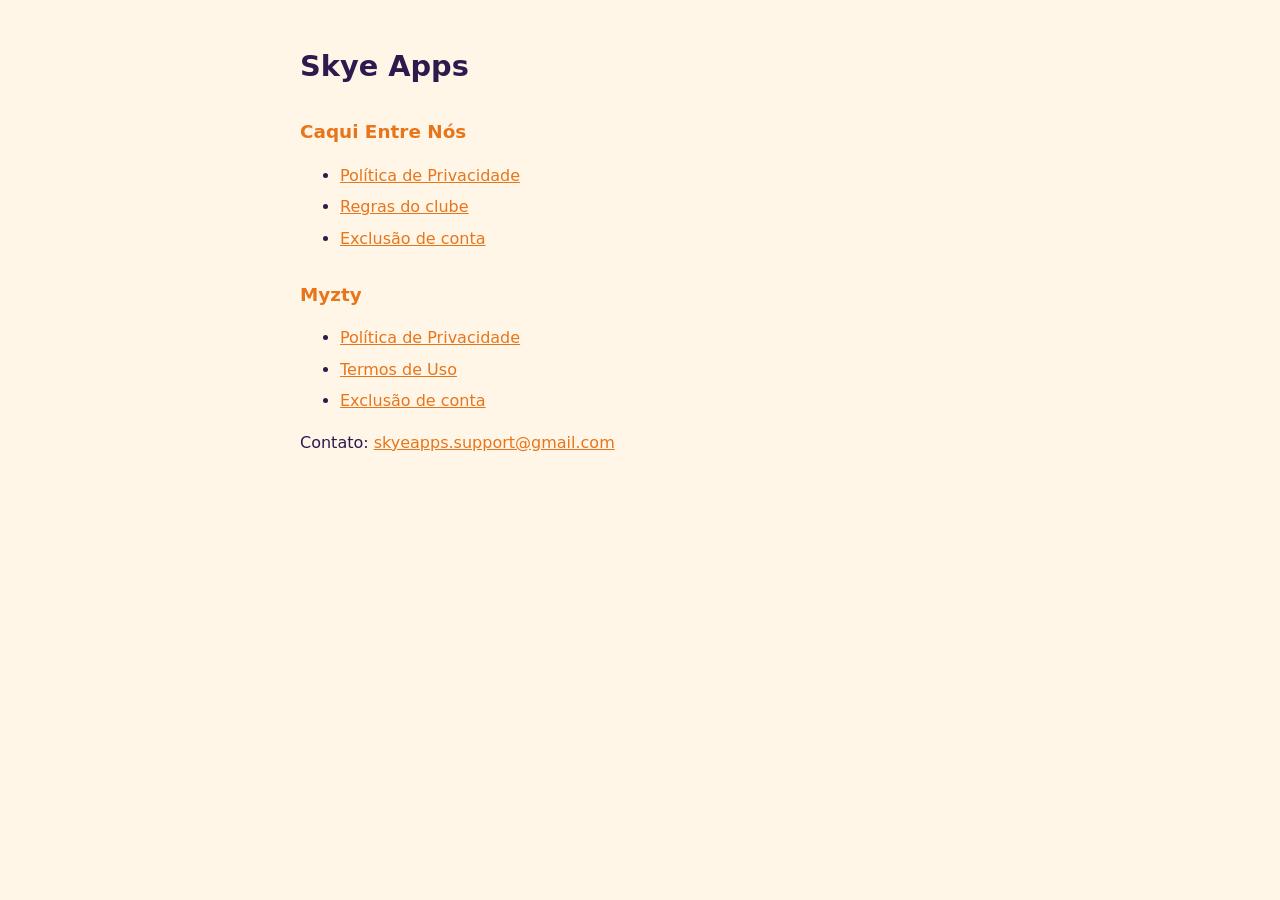
<file: index.html>
<!doctype html>
<html lang="pt-BR">
<head>
<meta charset="utf-8">
<meta name="viewport" content="width=device-width, initial-scale=1">
<title>Skye Apps</title>
<link rel="stylesheet" href="caquientrenos/style.css">
</head>
<body>
<main>
<h1>Skye Apps</h1>
<h2>Caqui Entre Nós</h2>
<ul>
<li><a href="caquientrenos/privacidade.html">Política de Privacidade</a></li>
<li><a href="caquientrenos/regras.html">Regras do clube</a></li>
<li><a href="caquientrenos/excluir-conta.html">Exclusão de conta</a></li>
</ul>
<h2>Myzty</h2>
<ul>
<li><a href="myzty/privacidade.html">Política de Privacidade</a></li>
<li><a href="myzty/termos.html">Termos de Uso</a></li>
<li><a href="myzty/excluir-conta.html">Exclusão de conta</a></li>
</ul>
<p>Contato: <a href="mailto:skyeapps.support@gmail.com">skyeapps.support@gmail.com</a></p>
</main>
</body>
</html>
</file>
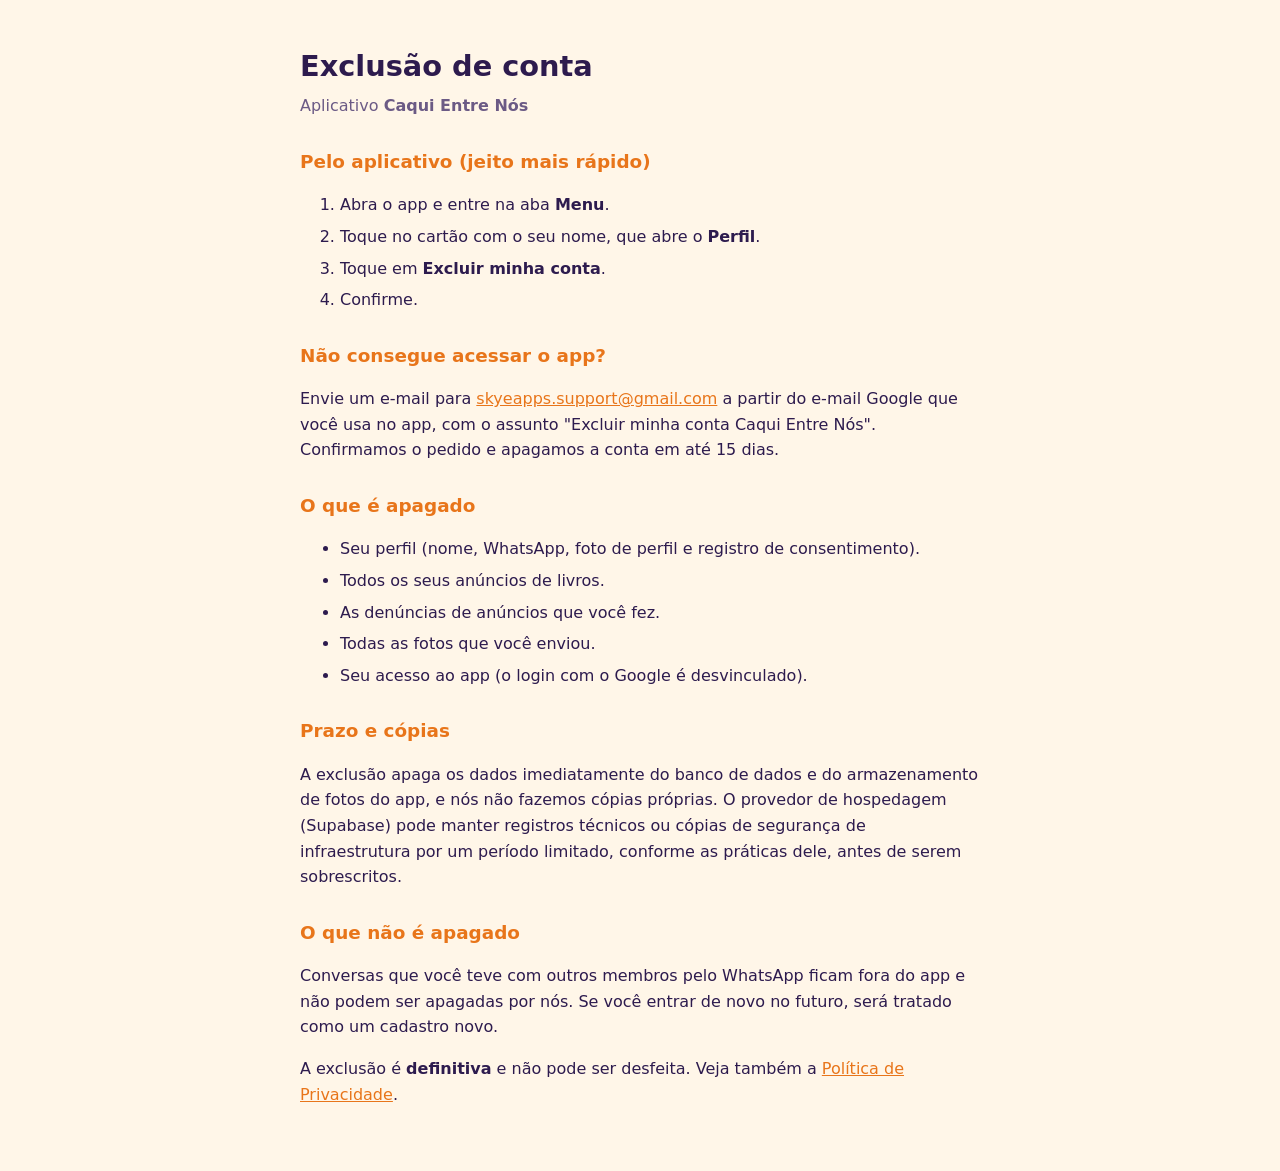
<file: caquientrenos/excluir-conta.html>
<!doctype html>
<html lang="pt-BR">
<head>
<meta charset="utf-8">
<meta name="viewport" content="width=device-width, initial-scale=1">
<title>Exclusão de conta — Caqui Entre Nós</title>
<link rel="stylesheet" href="style.css">
</head>
<body>
<main>
<h1>Exclusão de conta</h1>
<p class="meta">Aplicativo <strong>Caqui Entre Nós</strong></p>

<h2>Pelo aplicativo (jeito mais rápido)</h2>
<ol>
<li>Abra o app e entre na aba <strong>Menu</strong>.</li>
<li>Toque no cartão com o seu nome, que abre o <strong>Perfil</strong>.</li>
<li>Toque em <strong>Excluir minha conta</strong>.</li>
<li>Confirme.</li>
</ol>

<h2>Não consegue acessar o app?</h2>
<p>Envie um e-mail para <a href="mailto:skyeapps.support@gmail.com">skyeapps.support@gmail.com</a> a partir do e-mail Google que você usa no app, com o assunto "Excluir minha conta Caqui Entre Nós". Confirmamos o pedido e apagamos a conta em até 15 dias.</p>

<h2>O que é apagado</h2>
<ul>
<li>Seu perfil (nome, WhatsApp, foto de perfil e registro de consentimento).</li>
<li>Todos os seus anúncios de livros.</li>
<li>As denúncias de anúncios que você fez.</li>
<li>Todas as fotos que você enviou.</li>
<li>Seu acesso ao app (o login com o Google é desvinculado).</li>
</ul>

<h2>Prazo e cópias</h2>
<p>A exclusão apaga os dados imediatamente do banco de dados e do armazenamento de fotos do app, e nós não fazemos cópias próprias. O provedor de hospedagem (Supabase) pode manter registros técnicos ou cópias de segurança de infraestrutura por um período limitado, conforme as práticas dele, antes de serem sobrescritos.</p>

<h2>O que não é apagado</h2>
<p>Conversas que você teve com outros membros pelo WhatsApp ficam fora do app e não podem ser apagadas por nós. Se você entrar de novo no futuro, será tratado como um cadastro novo.</p>

<p>A exclusão é <strong>definitiva</strong> e não pode ser desfeita. Veja também a <a href="privacidade.html">Política de Privacidade</a>.</p>
</main>
</body>
</html>
</file>
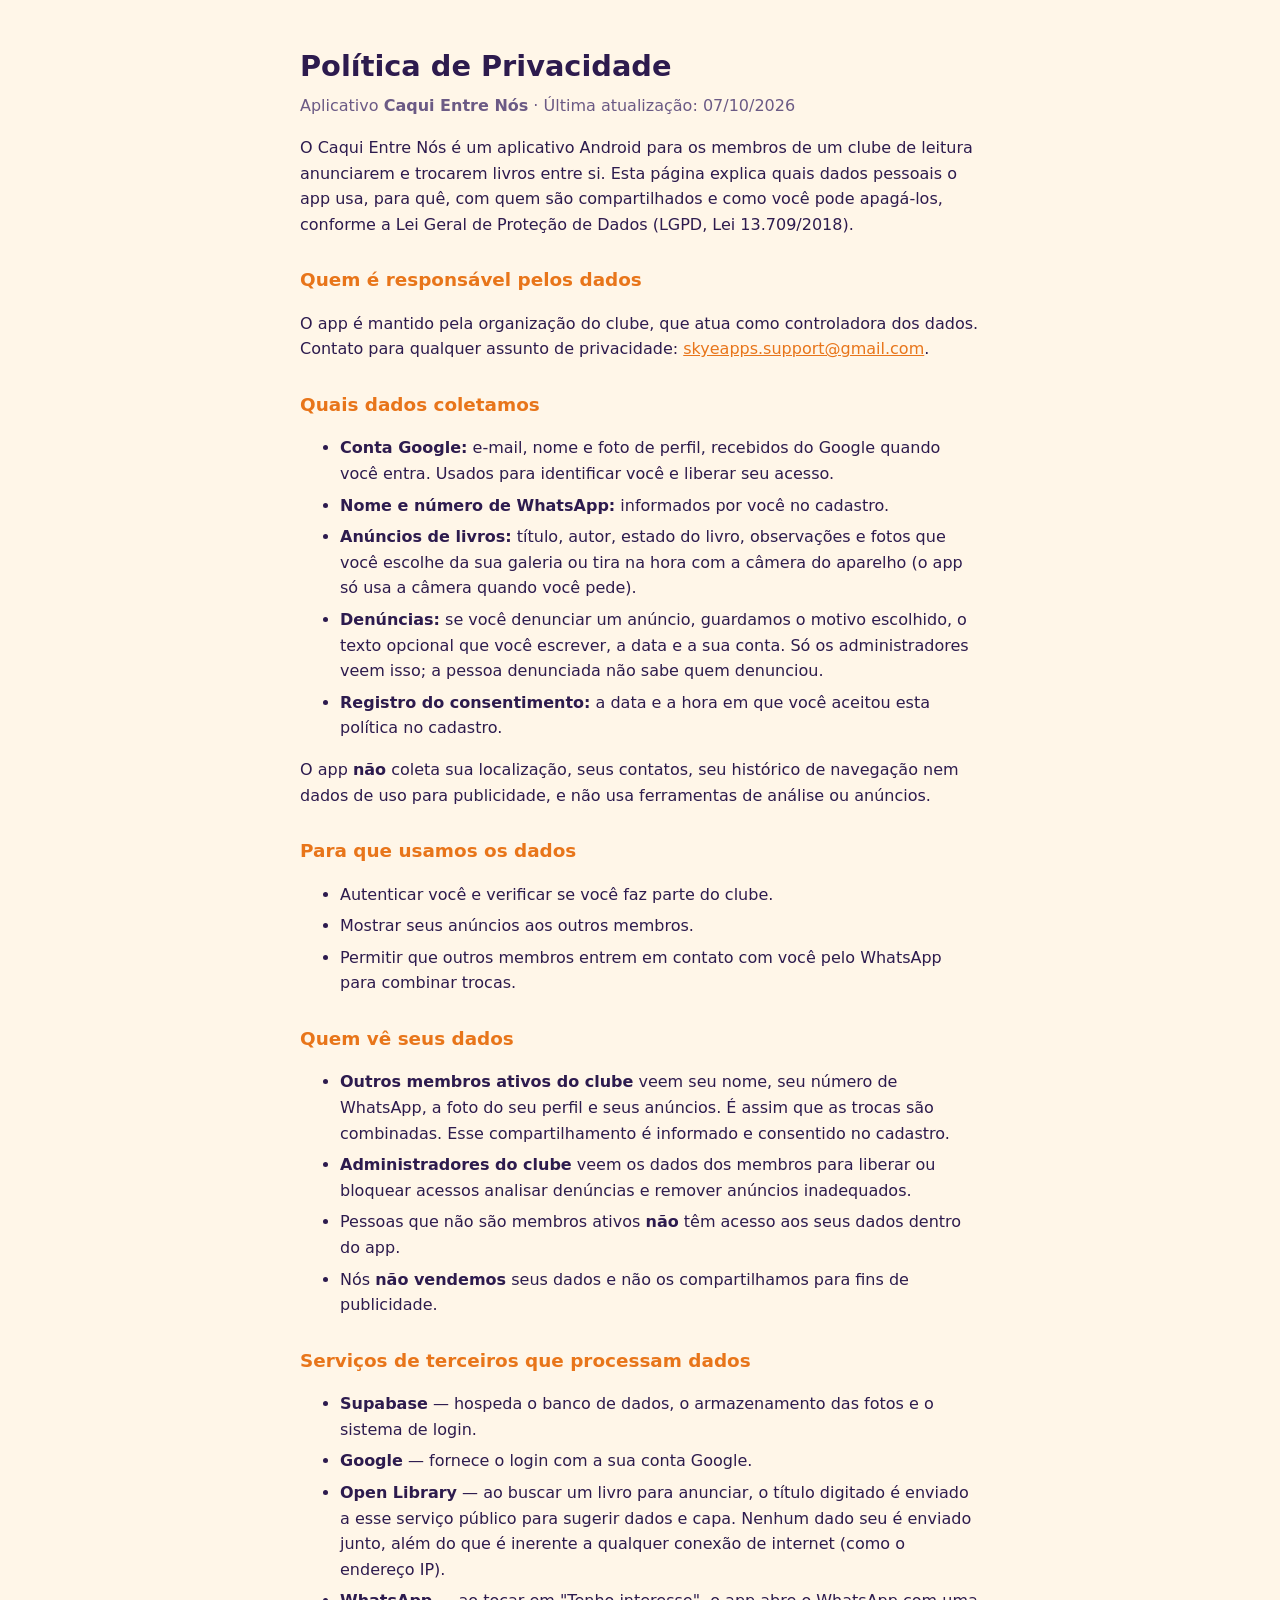
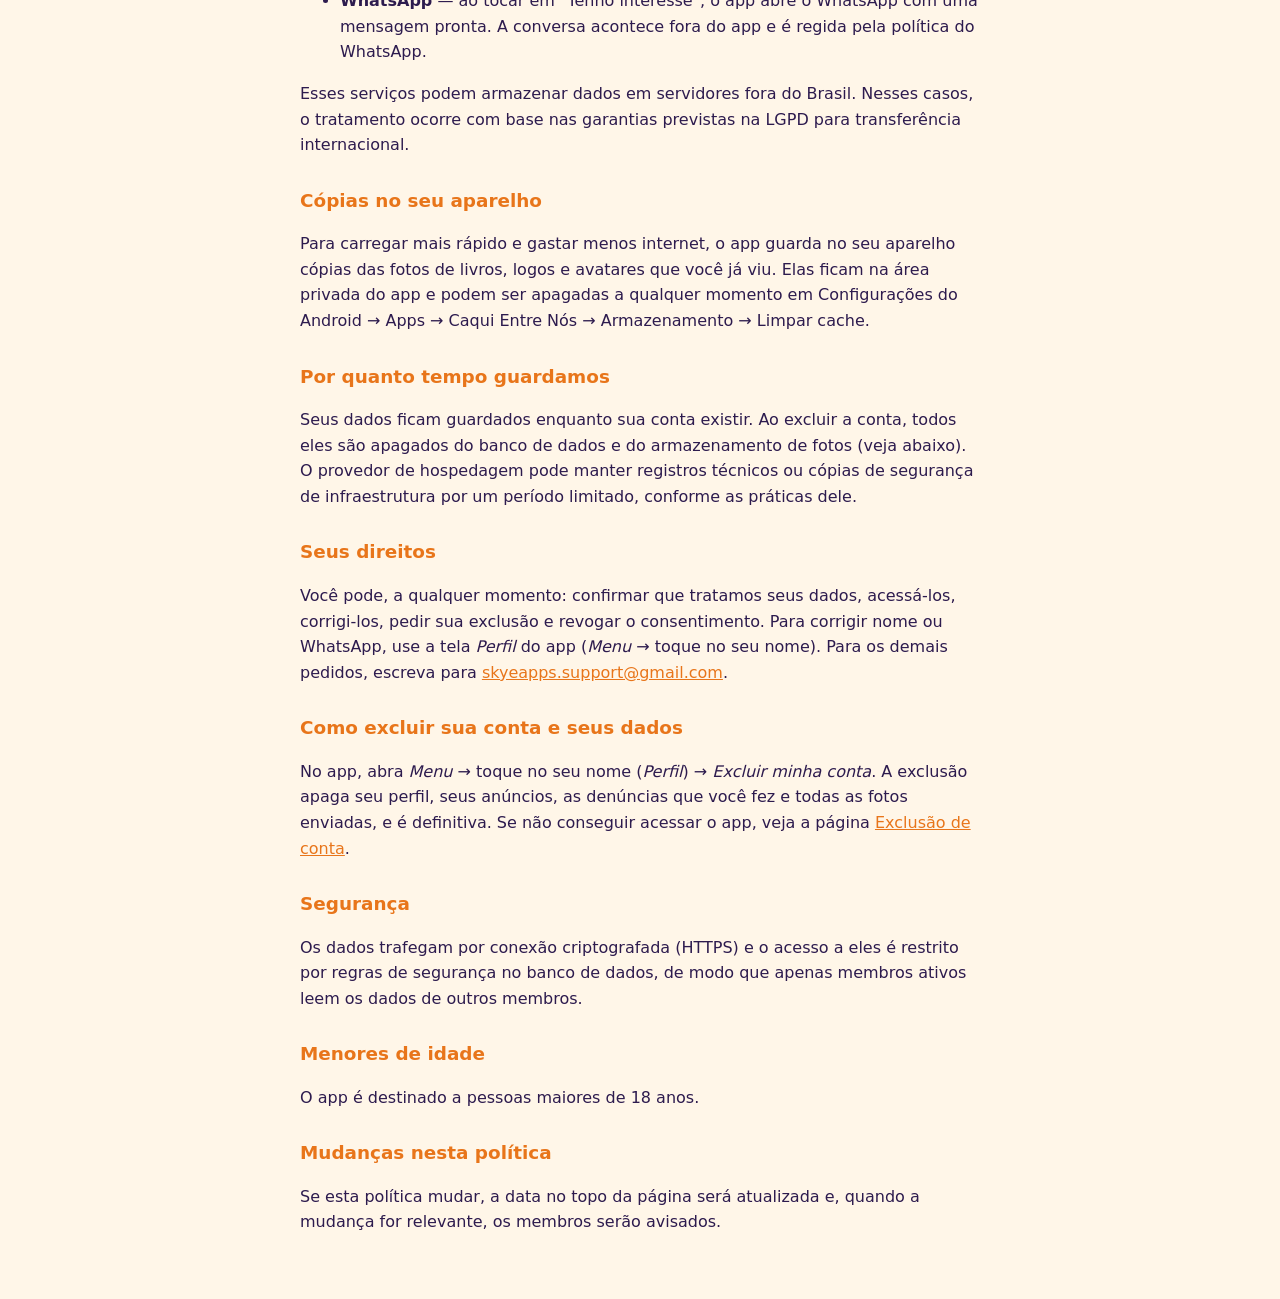
<file: caquientrenos/privacidade.html>
<!doctype html>
<html lang="pt-BR">
<head>
<meta charset="utf-8">
<meta name="viewport" content="width=device-width, initial-scale=1">
<title>Política de Privacidade — Caqui Entre Nós</title>
<link rel="stylesheet" href="style.css">
</head>
<body>
<main>
<h1>Política de Privacidade</h1>
<p class="meta">Aplicativo <strong>Caqui Entre Nós</strong> · Última atualização: 07/10/2026</p>

<p>O Caqui Entre Nós é um aplicativo Android para os membros de um clube de leitura anunciarem e trocarem livros entre si. Esta página explica quais dados pessoais o app usa, para quê, com quem são compartilhados e como você pode apagá-los, conforme a Lei Geral de Proteção de Dados (LGPD, Lei 13.709/2018).</p>

<h2>Quem é responsável pelos dados</h2>
<p>O app é mantido pela organização do clube, que atua como controladora dos dados. Contato para qualquer assunto de privacidade: <a href="mailto:skyeapps.support@gmail.com">skyeapps.support@gmail.com</a>.</p>

<h2>Quais dados coletamos</h2>
<ul>
<li><strong>Conta Google:</strong> e-mail, nome e foto de perfil, recebidos do Google quando você entra. Usados para identificar você e liberar seu acesso.</li>
<li><strong>Nome e número de WhatsApp:</strong> informados por você no cadastro.</li>
<li><strong>Anúncios de livros:</strong> título, autor, estado do livro, observações e fotos que você escolhe da sua galeria ou tira na hora com a câmera do aparelho (o app só usa a câmera quando você pede).</li>
<li><strong>Denúncias:</strong> se você denunciar um anúncio, guardamos o motivo escolhido, o texto opcional que você escrever, a data e a sua conta. Só os administradores veem isso; a pessoa denunciada não sabe quem denunciou.</li>
<li><strong>Registro do consentimento:</strong> a data e a hora em que você aceitou esta política no cadastro.</li>
</ul>
<p>O app <strong>não</strong> coleta sua localização, seus contatos, seu histórico de navegação nem dados de uso para publicidade, e não usa ferramentas de análise ou anúncios.</p>

<h2>Para que usamos os dados</h2>
<ul>
<li>Autenticar você e verificar se você faz parte do clube.</li>
<li>Mostrar seus anúncios aos outros membros.</li>
<li>Permitir que outros membros entrem em contato com você pelo WhatsApp para combinar trocas.</li>
</ul>

<h2>Quem vê seus dados</h2>
<ul>
<li><strong>Outros membros ativos do clube</strong> veem seu nome, seu número de WhatsApp, a foto do seu perfil e seus anúncios. É assim que as trocas são combinadas. Esse compartilhamento é informado e consentido no cadastro.</li>
<li><strong>Administradores do clube</strong> veem os dados dos membros para liberar ou bloquear acessos analisar denúncias e remover anúncios inadequados.</li>
<li>Pessoas que não são membros ativos <strong>não</strong> têm acesso aos seus dados dentro do app.</li>
<li>Nós <strong>não vendemos</strong> seus dados e não os compartilhamos para fins de publicidade.</li>
</ul>

<h2>Serviços de terceiros que processam dados</h2>
<ul>
<li><strong>Supabase</strong> — hospeda o banco de dados, o armazenamento das fotos e o sistema de login.</li>
<li><strong>Google</strong> — fornece o login com a sua conta Google.</li>
<li><strong>Open Library</strong> — ao buscar um livro para anunciar, o título digitado é enviado a esse serviço público para sugerir dados e capa. Nenhum dado seu é enviado junto, além do que é inerente a qualquer conexão de internet (como o endereço IP).</li>
<li><strong>WhatsApp</strong> — ao tocar em "Tenho interesse", o app abre o WhatsApp com uma mensagem pronta. A conversa acontece fora do app e é regida pela política do WhatsApp.</li>
</ul>
<p>Esses serviços podem armazenar dados em servidores fora do Brasil. Nesses casos, o tratamento ocorre com base nas garantias previstas na LGPD para transferência internacional.</p>

<h2>Cópias no seu aparelho</h2>
<p>Para carregar mais rápido e gastar menos internet, o app guarda no seu aparelho cópias das fotos de livros, logos e avatares que você já viu. Elas ficam na área privada do app e podem ser apagadas a qualquer momento em Configurações do Android → Apps → Caqui Entre Nós → Armazenamento → Limpar cache.</p>

<h2>Por quanto tempo guardamos</h2>
<p>Seus dados ficam guardados enquanto sua conta existir. Ao excluir a conta, todos eles são apagados do banco de dados e do armazenamento de fotos (veja abaixo). O provedor de hospedagem pode manter registros técnicos ou cópias de segurança de infraestrutura por um período limitado, conforme as práticas dele.</p>

<h2>Seus direitos</h2>
<p>Você pode, a qualquer momento: confirmar que tratamos seus dados, acessá-los, corrigi-los, pedir sua exclusão e revogar o consentimento. Para corrigir nome ou WhatsApp, use a tela <em>Perfil</em> do app (<em>Menu</em> → toque no seu nome). Para os demais pedidos, escreva para <a href="mailto:skyeapps.support@gmail.com">skyeapps.support@gmail.com</a>.</p>

<h2>Como excluir sua conta e seus dados</h2>
<p>No app, abra <em>Menu</em> → toque no seu nome (<em>Perfil</em>) → <em>Excluir minha conta</em>. A exclusão apaga seu perfil, seus anúncios, as denúncias que você fez e todas as fotos enviadas, e é definitiva. Se não conseguir acessar o app, veja a página <a href="excluir-conta.html">Exclusão de conta</a>.</p>

<h2>Segurança</h2>
<p>Os dados trafegam por conexão criptografada (HTTPS) e o acesso a eles é restrito por regras de segurança no banco de dados, de modo que apenas membros ativos leem os dados de outros membros.</p>

<h2>Menores de idade</h2>
<p>O app é destinado a pessoas maiores de 18 anos.</p>

<h2>Mudanças nesta política</h2>
<p>Se esta política mudar, a data no topo da página será atualizada e, quando a mudança for relevante, os membros serão avisados.</p>
</main>
</body>
</html>
</file>
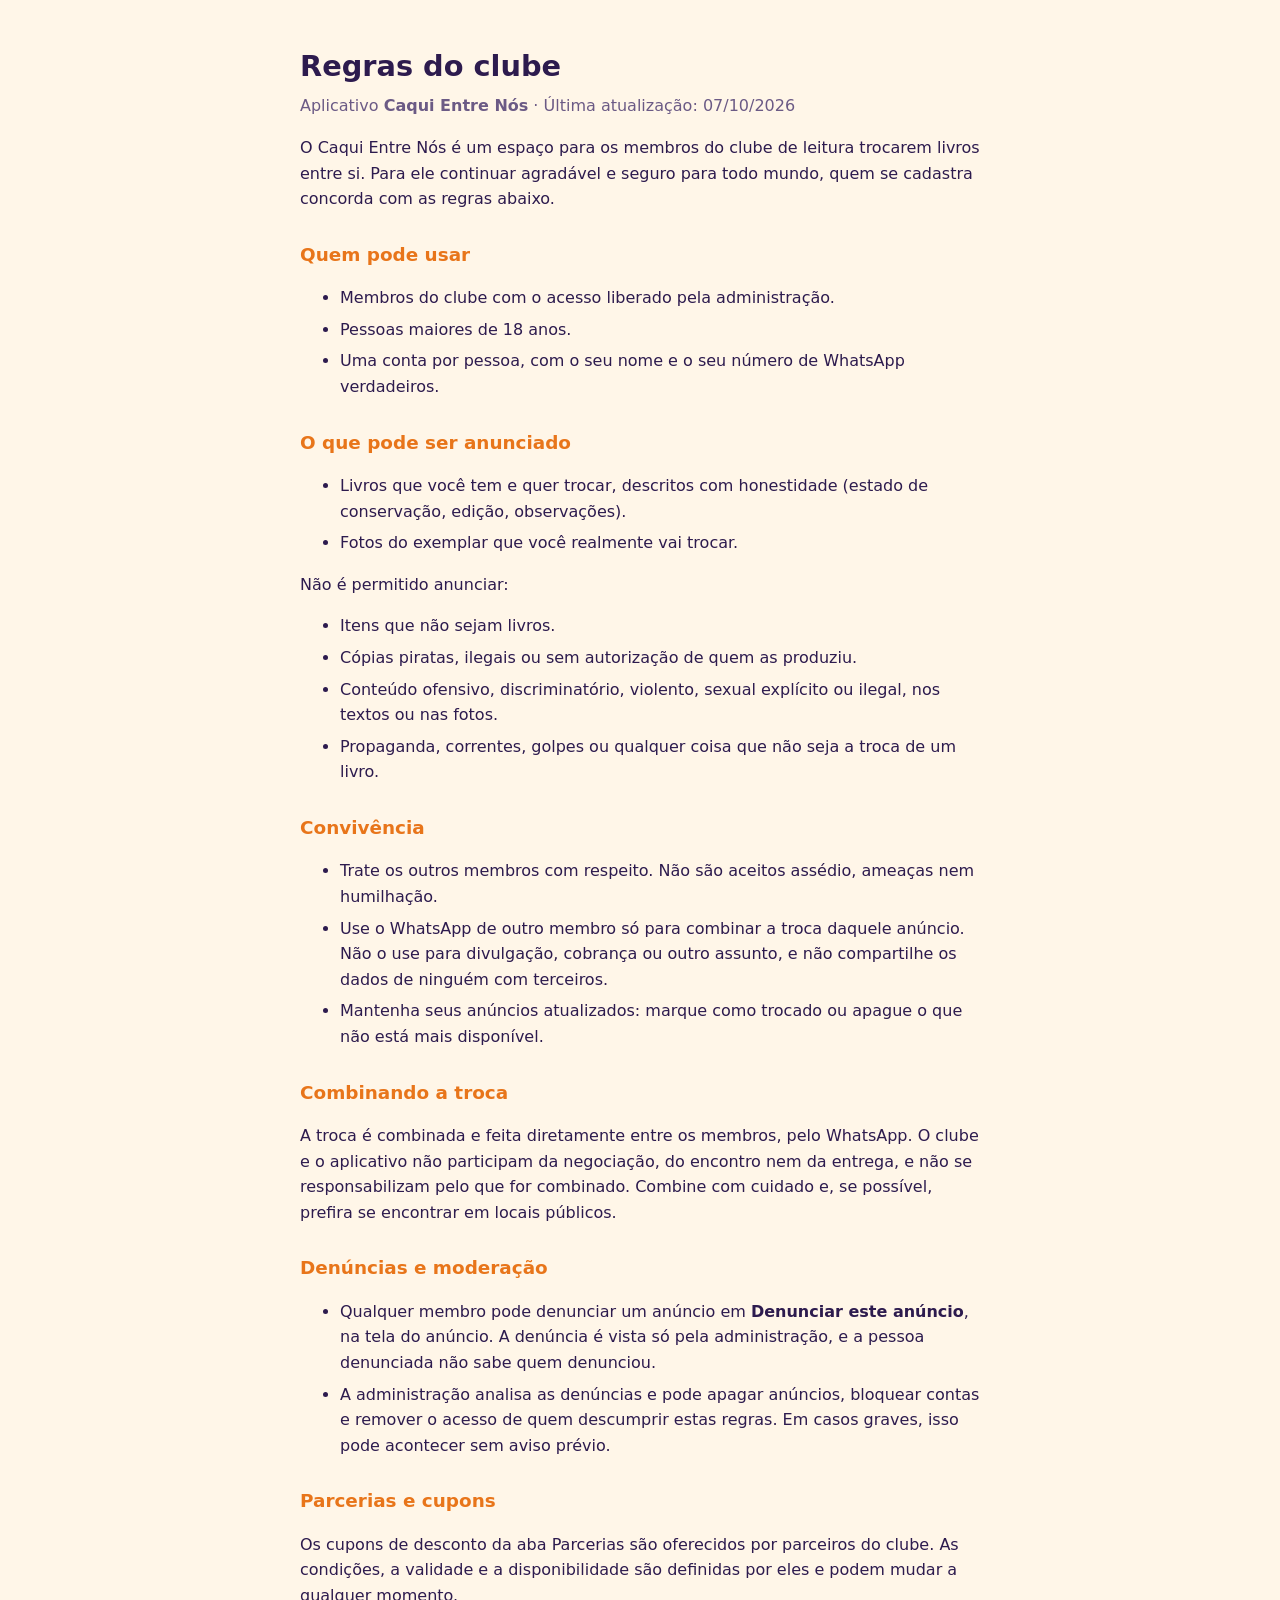
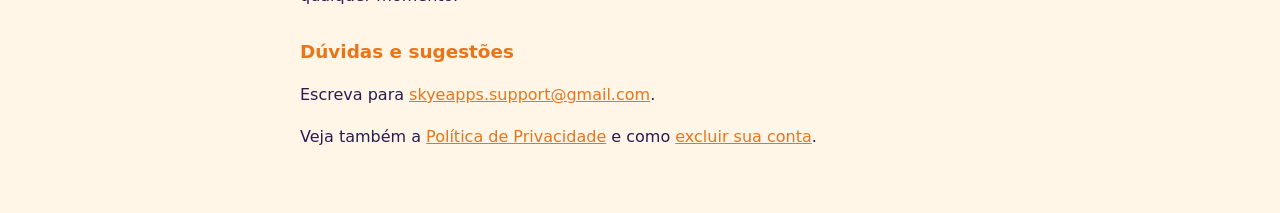
<file: caquientrenos/regras.html>
<!doctype html>
<html lang="pt-BR">
<head>
<meta charset="utf-8">
<meta name="viewport" content="width=device-width, initial-scale=1">
<title>Regras do clube — Caqui Entre Nós</title>
<link rel="stylesheet" href="style.css">
</head>
<body>
<main>
<h1>Regras do clube</h1>
<p class="meta">Aplicativo <strong>Caqui Entre Nós</strong> · Última atualização: 07/10/2026</p>

<p>O Caqui Entre Nós é um espaço para os membros do clube de leitura trocarem livros entre si. Para ele continuar agradável e seguro para todo mundo, quem se cadastra concorda com as regras abaixo.</p>

<h2>Quem pode usar</h2>
<ul>
<li>Membros do clube com o acesso liberado pela administração.</li>
<li>Pessoas maiores de 18 anos.</li>
<li>Uma conta por pessoa, com o seu nome e o seu número de WhatsApp verdadeiros.</li>
</ul>

<h2>O que pode ser anunciado</h2>
<ul>
<li>Livros que você tem e quer trocar, descritos com honestidade (estado de conservação, edição, observações).</li>
<li>Fotos do exemplar que você realmente vai trocar.</li>
</ul>
<p>Não é permitido anunciar:</p>
<ul>
<li>Itens que não sejam livros.</li>
<li>Cópias piratas, ilegais ou sem autorização de quem as produziu.</li>
<li>Conteúdo ofensivo, discriminatório, violento, sexual explícito ou ilegal, nos textos ou nas fotos.</li>
<li>Propaganda, correntes, golpes ou qualquer coisa que não seja a troca de um livro.</li>
</ul>

<h2>Convivência</h2>
<ul>
<li>Trate os outros membros com respeito. Não são aceitos assédio, ameaças nem humilhação.</li>
<li>Use o WhatsApp de outro membro só para combinar a troca daquele anúncio. Não o use para divulgação, cobrança ou outro assunto, e não compartilhe os dados de ninguém com terceiros.</li>
<li>Mantenha seus anúncios atualizados: marque como trocado ou apague o que não está mais disponível.</li>
</ul>

<h2>Combinando a troca</h2>
<p>A troca é combinada e feita diretamente entre os membros, pelo WhatsApp. O clube e o aplicativo não participam da negociação, do encontro nem da entrega, e não se responsabilizam pelo que for combinado. Combine com cuidado e, se possível, prefira se encontrar em locais públicos.</p>

<h2>Denúncias e moderação</h2>
<ul>
<li>Qualquer membro pode denunciar um anúncio em <strong>Denunciar este anúncio</strong>, na tela do anúncio. A denúncia é vista só pela administração, e a pessoa denunciada não sabe quem denunciou.</li>
<li>A administração analisa as denúncias e pode apagar anúncios, bloquear contas e remover o acesso de quem descumprir estas regras. Em casos graves, isso pode acontecer sem aviso prévio.</li>
</ul>

<h2>Parcerias e cupons</h2>
<p>Os cupons de desconto da aba Parcerias são oferecidos por parceiros do clube. As condições, a validade e a disponibilidade são definidas por eles e podem mudar a qualquer momento.</p>

<h2>Dúvidas e sugestões</h2>
<p>Escreva para <a href="mailto:skyeapps.support@gmail.com">skyeapps.support@gmail.com</a>.</p>

<p>Veja também a <a href="privacidade.html">Política de Privacidade</a> e como <a href="excluir-conta.html">excluir sua conta</a>.</p>
</main>
</body>
</html>
</file>
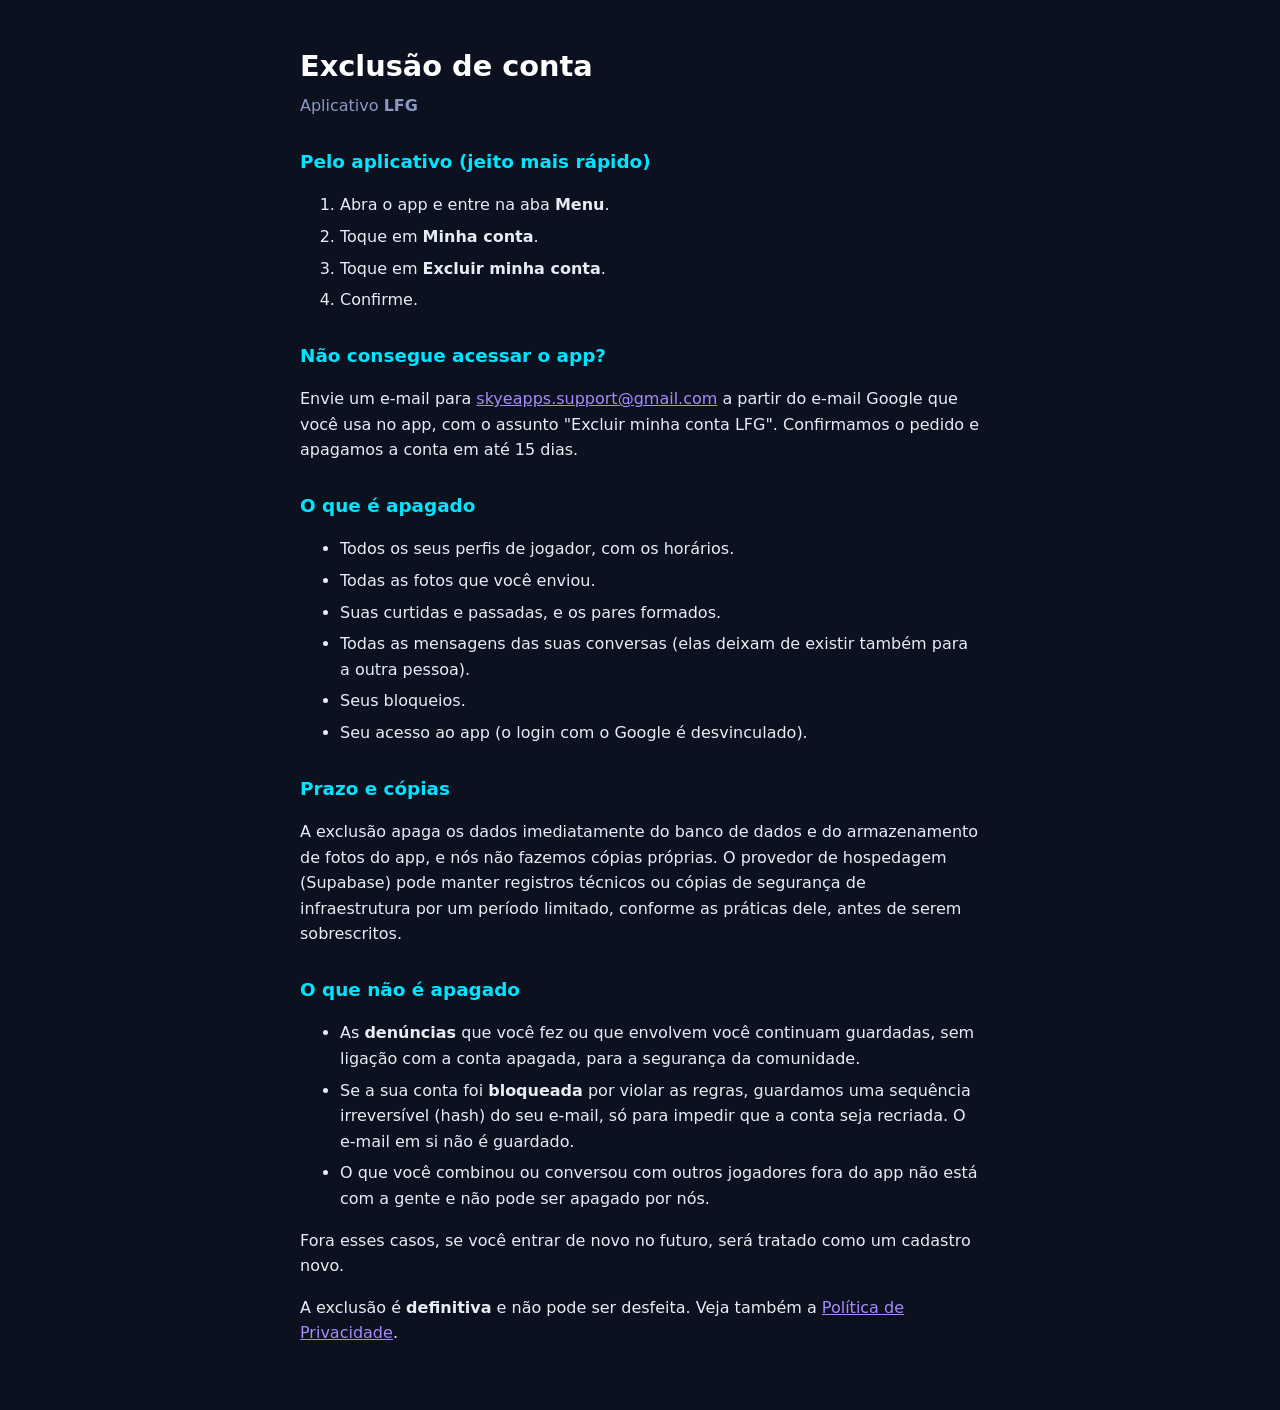
<file: lfg/excluir-conta.html>
<!doctype html>
<html lang="pt-BR">
<head>
<meta charset="utf-8">
<meta name="viewport" content="width=device-width, initial-scale=1">
<title>Exclusão de conta — LFG</title>
<link rel="stylesheet" href="style.css">
</head>
<body>
<main>
<h1>Exclusão de conta</h1>
<p class="meta">Aplicativo <strong>LFG</strong></p>

<h2>Pelo aplicativo (jeito mais rápido)</h2>
<ol>
<li>Abra o app e entre na aba <strong>Menu</strong>.</li>
<li>Toque em <strong>Minha conta</strong>.</li>
<li>Toque em <strong>Excluir minha conta</strong>.</li>
<li>Confirme.</li>
</ol>

<h2>Não consegue acessar o app?</h2>
<p>Envie um e-mail para <a href="mailto:skyeapps.support@gmail.com">skyeapps.support@gmail.com</a> a partir do e-mail Google que você usa no app, com o assunto "Excluir minha conta LFG". Confirmamos o pedido e apagamos a conta em até 15 dias.</p>

<h2>O que é apagado</h2>
<ul>
<li>Todos os seus perfis de jogador, com os horários.</li>
<li>Todas as fotos que você enviou.</li>
<li>Suas curtidas e passadas, e os pares formados.</li>
<li>Todas as mensagens das suas conversas (elas deixam de existir também para a outra pessoa).</li>
<li>Seus bloqueios.</li>
<li>Seu acesso ao app (o login com o Google é desvinculado).</li>
</ul>

<h2>Prazo e cópias</h2>
<p>A exclusão apaga os dados imediatamente do banco de dados e do armazenamento de fotos do app, e nós não fazemos cópias próprias. O provedor de hospedagem (Supabase) pode manter registros técnicos ou cópias de segurança de infraestrutura por um período limitado, conforme as práticas dele, antes de serem sobrescritos.</p>

<h2>O que não é apagado</h2>
<ul>
<li>As <strong>denúncias</strong> que você fez ou que envolvem você continuam guardadas, sem ligação com a conta apagada, para a segurança da comunidade.</li>
<li>Se a sua conta foi <strong>bloqueada</strong> por violar as regras, guardamos uma sequência irreversível (hash) do seu e-mail, só para impedir que a conta seja recriada. O e-mail em si não é guardado.</li>
<li>O que você combinou ou conversou com outros jogadores fora do app não está com a gente e não pode ser apagado por nós.</li>
</ul>
<p>Fora esses casos, se você entrar de novo no futuro, será tratado como um cadastro novo.</p>

<p>A exclusão é <strong>definitiva</strong> e não pode ser desfeita. Veja também a <a href="privacidade.html">Política de Privacidade</a>.</p>
</main>
</body>
</html>
</file>
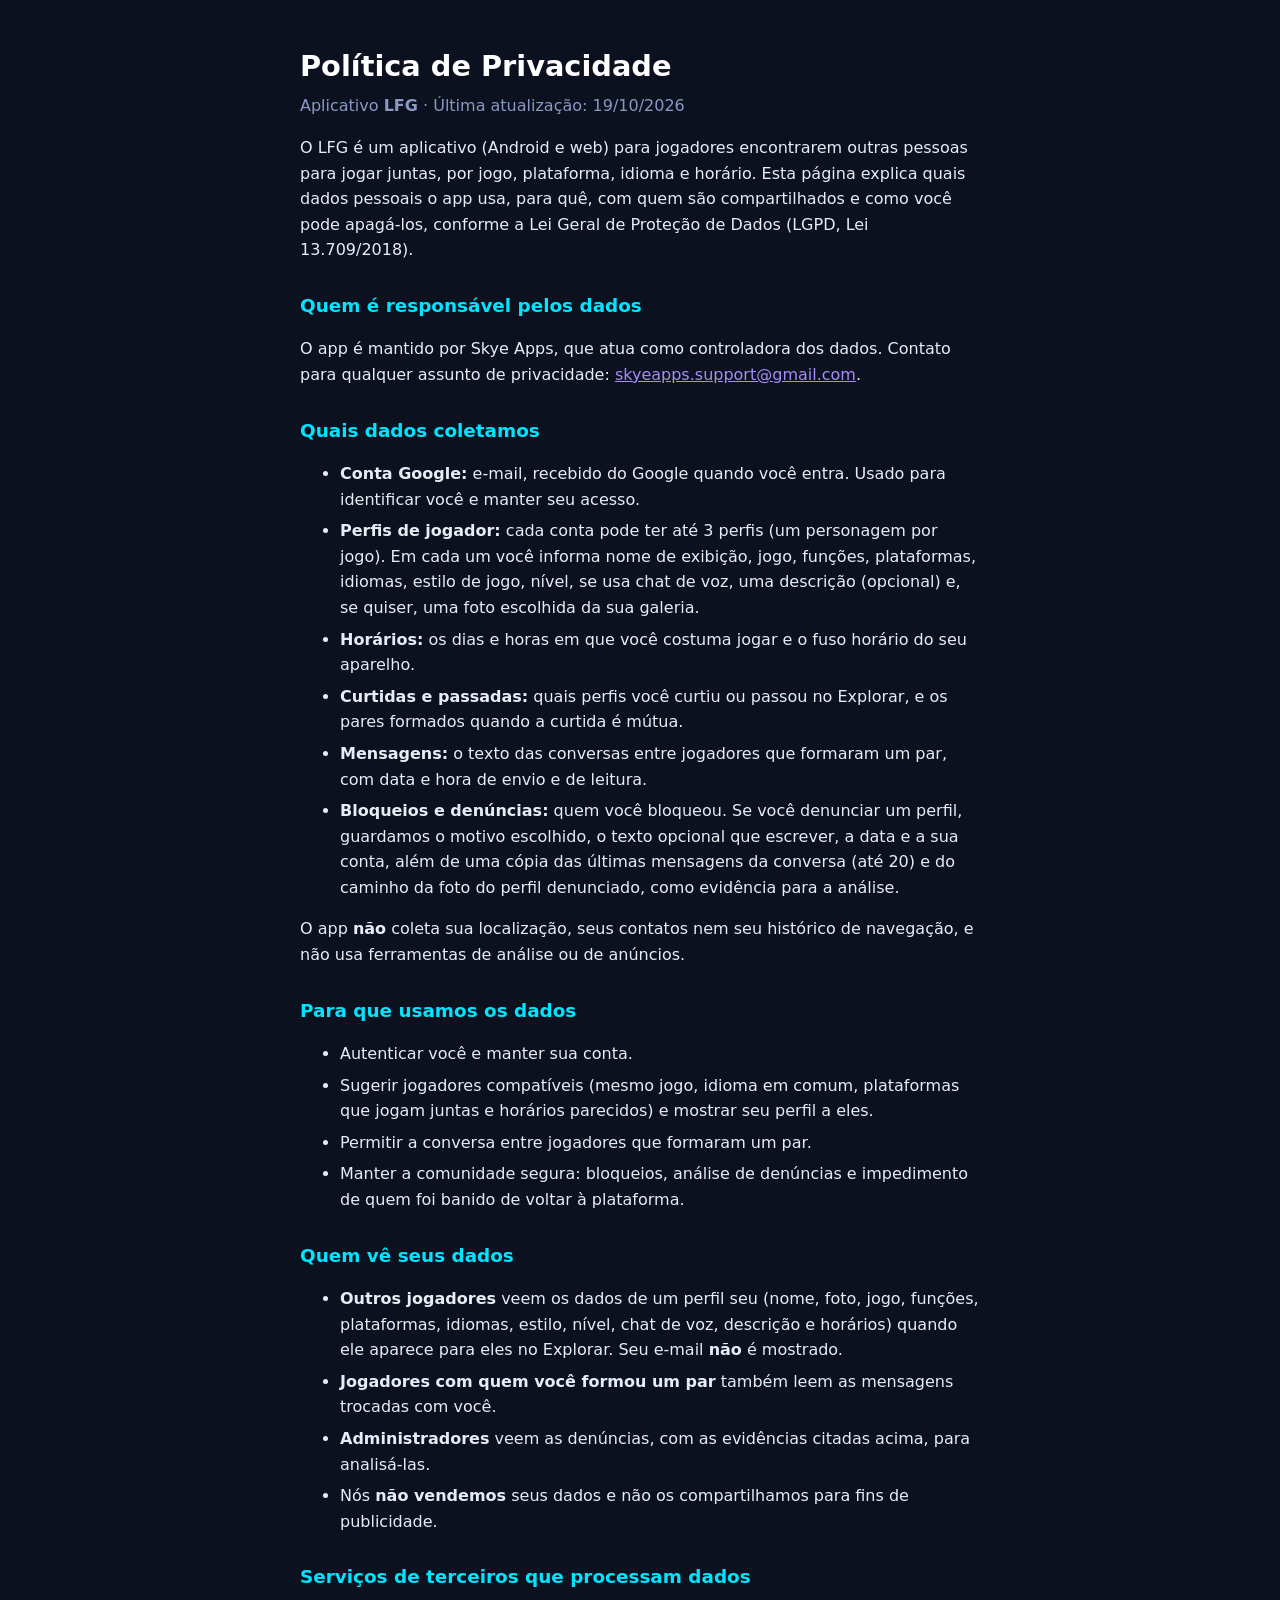
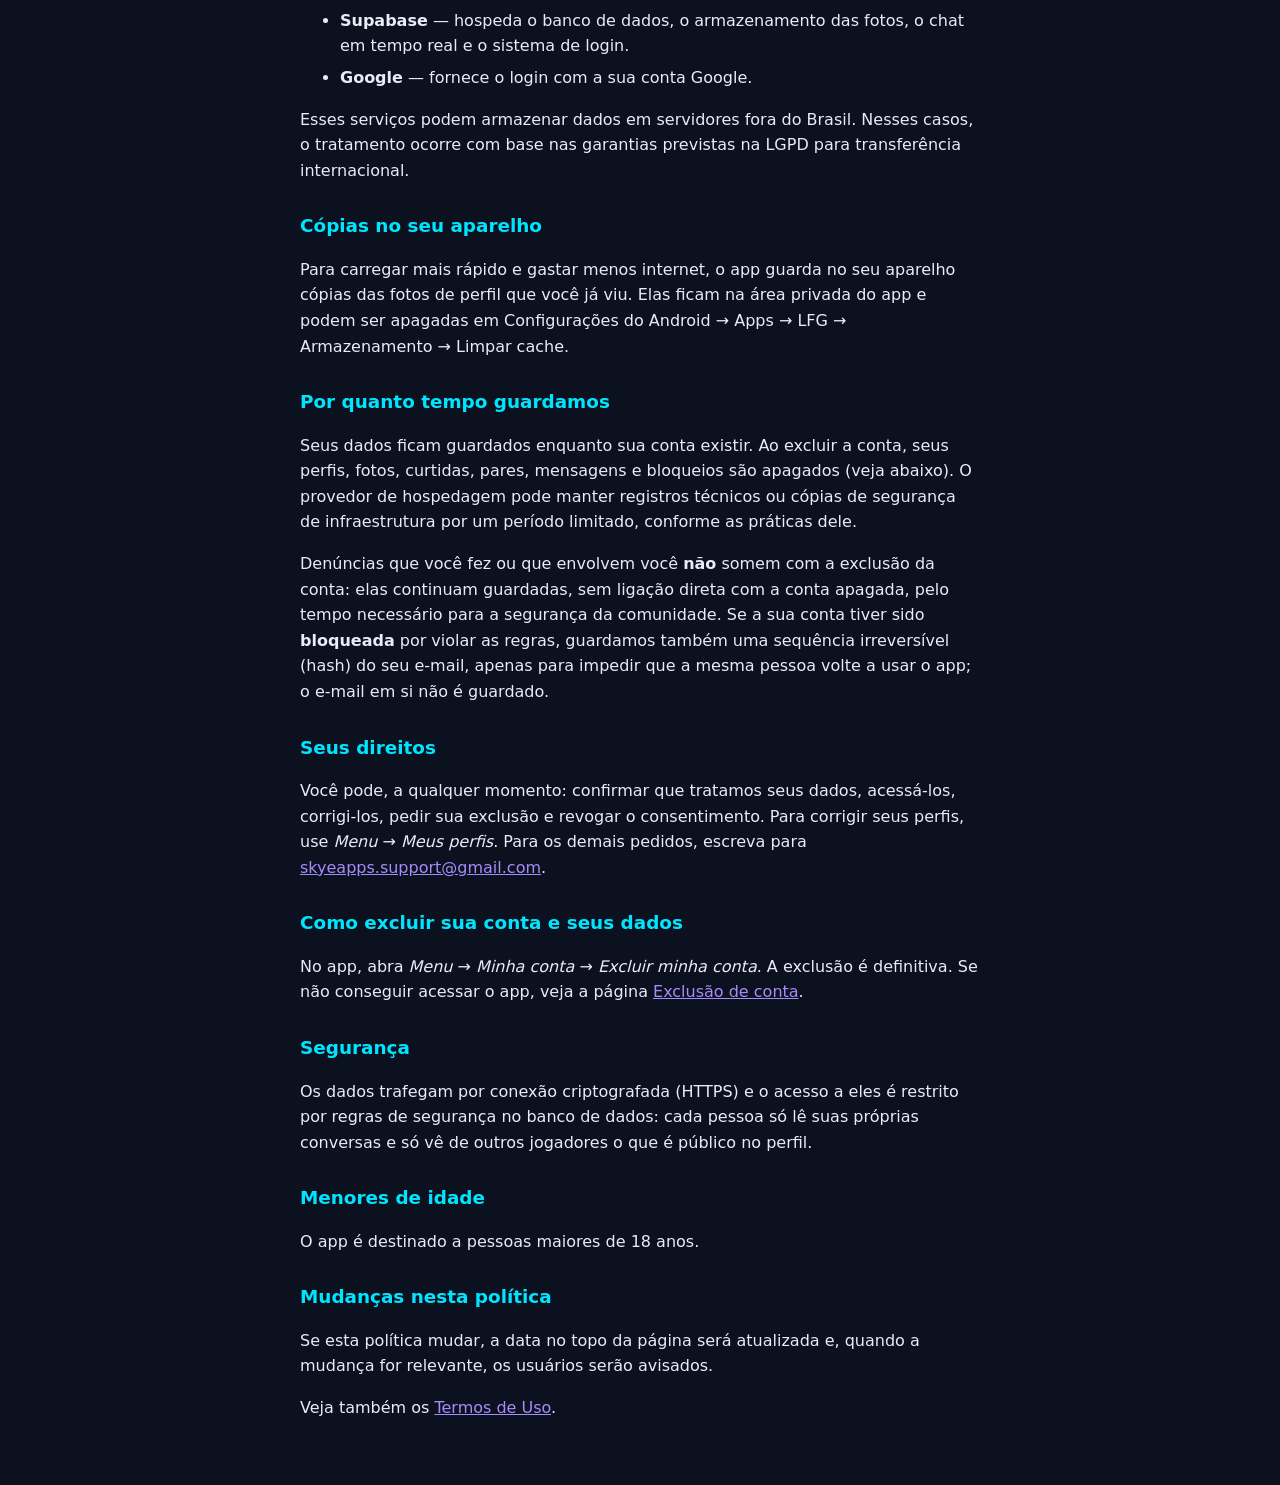
<file: lfg/privacidade.html>
<!doctype html>
<html lang="pt-BR">
<head>
<meta charset="utf-8">
<meta name="viewport" content="width=device-width, initial-scale=1">
<title>Política de Privacidade — LFG</title>
<link rel="stylesheet" href="style.css">
</head>
<body>
<main>
<h1>Política de Privacidade</h1>
<p class="meta">Aplicativo <strong>LFG</strong> · Última atualização: 19/10/2026</p>

<p>O LFG é um aplicativo (Android e web) para jogadores encontrarem outras pessoas para jogar juntas, por jogo, plataforma, idioma e horário. Esta página explica quais dados pessoais o app usa, para quê, com quem são compartilhados e como você pode apagá-los, conforme a Lei Geral de Proteção de Dados (LGPD, Lei 13.709/2018).</p>

<h2>Quem é responsável pelos dados</h2>
<p>O app é mantido por Skye Apps, que atua como controladora dos dados. Contato para qualquer assunto de privacidade: <a href="mailto:skyeapps.support@gmail.com">skyeapps.support@gmail.com</a>.</p>

<h2>Quais dados coletamos</h2>
<ul>
<li><strong>Conta Google:</strong> e-mail, recebido do Google quando você entra. Usado para identificar você e manter seu acesso.</li>
<li><strong>Perfis de jogador:</strong> cada conta pode ter até 3 perfis (um personagem por jogo). Em cada um você informa nome de exibição, jogo, funções, plataformas, idiomas, estilo de jogo, nível, se usa chat de voz, uma descrição (opcional) e, se quiser, uma foto escolhida da sua galeria.</li>
<li><strong>Horários:</strong> os dias e horas em que você costuma jogar e o fuso horário do seu aparelho.</li>
<li><strong>Curtidas e passadas:</strong> quais perfis você curtiu ou passou no Explorar, e os pares formados quando a curtida é mútua.</li>
<li><strong>Mensagens:</strong> o texto das conversas entre jogadores que formaram um par, com data e hora de envio e de leitura.</li>
<li><strong>Bloqueios e denúncias:</strong> quem você bloqueou. Se você denunciar um perfil, guardamos o motivo escolhido, o texto opcional que escrever, a data e a sua conta, além de uma cópia das últimas mensagens da conversa (até 20) e do caminho da foto do perfil denunciado, como evidência para a análise.</li>
</ul>
<p>O app <strong>não</strong> coleta sua localização, seus contatos nem seu histórico de navegação, e não usa ferramentas de análise ou de anúncios.</p>

<h2>Para que usamos os dados</h2>
<ul>
<li>Autenticar você e manter sua conta.</li>
<li>Sugerir jogadores compatíveis (mesmo jogo, idioma em comum, plataformas que jogam juntas e horários parecidos) e mostrar seu perfil a eles.</li>
<li>Permitir a conversa entre jogadores que formaram um par.</li>
<li>Manter a comunidade segura: bloqueios, análise de denúncias e impedimento de quem foi banido de voltar à plataforma.</li>
</ul>

<h2>Quem vê seus dados</h2>
<ul>
<li><strong>Outros jogadores</strong> veem os dados de um perfil seu (nome, foto, jogo, funções, plataformas, idiomas, estilo, nível, chat de voz, descrição e horários) quando ele aparece para eles no Explorar. Seu e-mail <strong>não</strong> é mostrado.</li>
<li><strong>Jogadores com quem você formou um par</strong> também leem as mensagens trocadas com você.</li>
<li><strong>Administradores</strong> veem as denúncias, com as evidências citadas acima, para analisá-las.</li>
<li>Nós <strong>não vendemos</strong> seus dados e não os compartilhamos para fins de publicidade.</li>
</ul>

<h2>Serviços de terceiros que processam dados</h2>
<ul>
<li><strong>Supabase</strong> — hospeda o banco de dados, o armazenamento das fotos, o chat em tempo real e o sistema de login.</li>
<li><strong>Google</strong> — fornece o login com a sua conta Google.</li>
</ul>
<p>Esses serviços podem armazenar dados em servidores fora do Brasil. Nesses casos, o tratamento ocorre com base nas garantias previstas na LGPD para transferência internacional.</p>

<h2>Cópias no seu aparelho</h2>
<p>Para carregar mais rápido e gastar menos internet, o app guarda no seu aparelho cópias das fotos de perfil que você já viu. Elas ficam na área privada do app e podem ser apagadas em Configurações do Android → Apps → LFG → Armazenamento → Limpar cache.</p>

<h2>Por quanto tempo guardamos</h2>
<p>Seus dados ficam guardados enquanto sua conta existir. Ao excluir a conta, seus perfis, fotos, curtidas, pares, mensagens e bloqueios são apagados (veja abaixo). O provedor de hospedagem pode manter registros técnicos ou cópias de segurança de infraestrutura por um período limitado, conforme as práticas dele.</p>
<p>Denúncias que você fez ou que envolvem você <strong>não</strong> somem com a exclusão da conta: elas continuam guardadas, sem ligação direta com a conta apagada, pelo tempo necessário para a segurança da comunidade. Se a sua conta tiver sido <strong>bloqueada</strong> por violar as regras, guardamos também uma sequência irreversível (hash) do seu e-mail, apenas para impedir que a mesma pessoa volte a usar o app; o e-mail em si não é guardado.</p>

<h2>Seus direitos</h2>
<p>Você pode, a qualquer momento: confirmar que tratamos seus dados, acessá-los, corrigi-los, pedir sua exclusão e revogar o consentimento. Para corrigir seus perfis, use <em>Menu</em> → <em>Meus perfis</em>. Para os demais pedidos, escreva para <a href="mailto:skyeapps.support@gmail.com">skyeapps.support@gmail.com</a>.</p>

<h2>Como excluir sua conta e seus dados</h2>
<p>No app, abra <em>Menu</em> → <em>Minha conta</em> → <em>Excluir minha conta</em>. A exclusão é definitiva. Se não conseguir acessar o app, veja a página <a href="excluir-conta.html">Exclusão de conta</a>.</p>

<h2>Segurança</h2>
<p>Os dados trafegam por conexão criptografada (HTTPS) e o acesso a eles é restrito por regras de segurança no banco de dados: cada pessoa só lê suas próprias conversas e só vê de outros jogadores o que é público no perfil.</p>

<h2>Menores de idade</h2>
<p>O app é destinado a pessoas maiores de 18 anos.</p>

<h2>Mudanças nesta política</h2>
<p>Se esta política mudar, a data no topo da página será atualizada e, quando a mudança for relevante, os usuários serão avisados.</p>

<p>Veja também os <a href="termos.html">Termos de Uso</a>.</p>
</main>
</body>
</html>
</file>
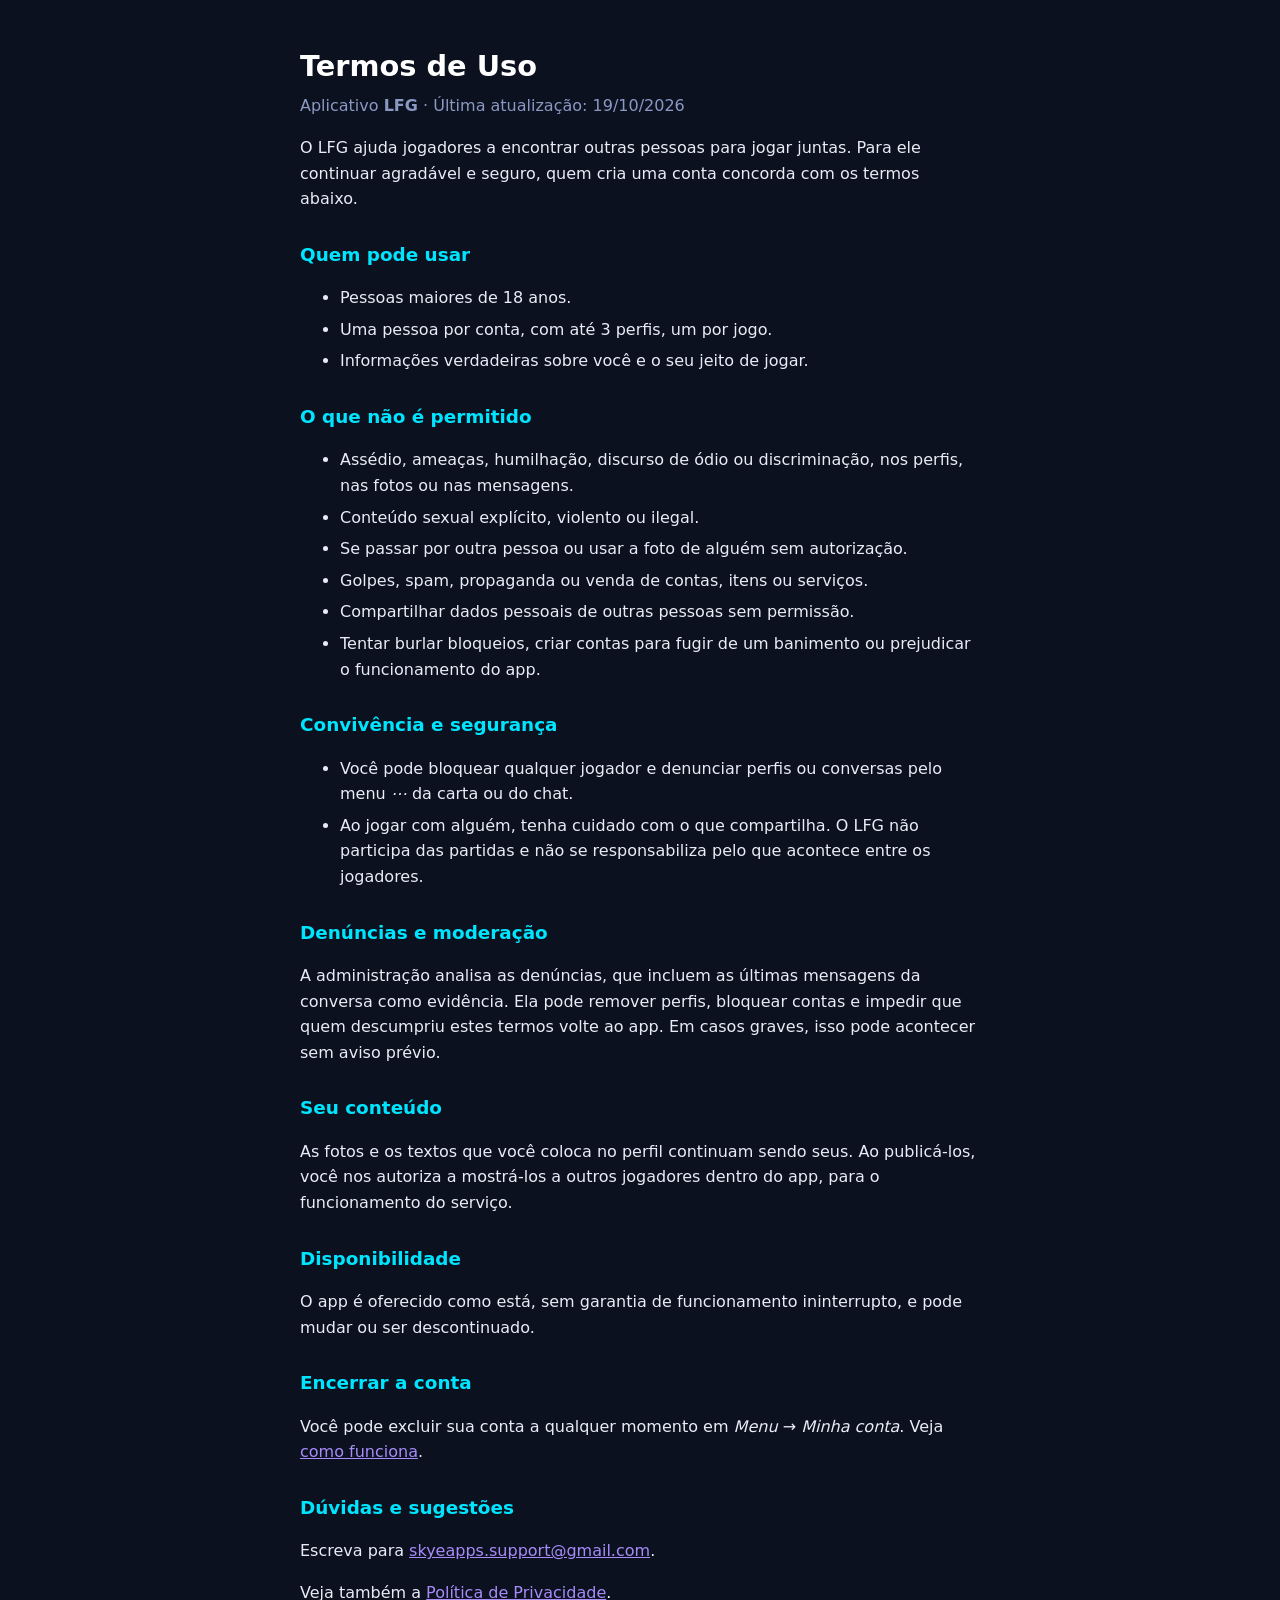
<file: lfg/termos.html>
<!doctype html>
<html lang="pt-BR">
<head>
<meta charset="utf-8">
<meta name="viewport" content="width=device-width, initial-scale=1">
<title>Termos de Uso — LFG</title>
<link rel="stylesheet" href="style.css">
</head>
<body>
<main>
<h1>Termos de Uso</h1>
<p class="meta">Aplicativo <strong>LFG</strong> · Última atualização: 19/10/2026</p>

<p>O LFG ajuda jogadores a encontrar outras pessoas para jogar juntas. Para ele continuar agradável e seguro, quem cria uma conta concorda com os termos abaixo.</p>

<h2>Quem pode usar</h2>
<ul>
<li>Pessoas maiores de 18 anos.</li>
<li>Uma pessoa por conta, com até 3 perfis, um por jogo.</li>
<li>Informações verdadeiras sobre você e o seu jeito de jogar.</li>
</ul>

<h2>O que não é permitido</h2>
<ul>
<li>Assédio, ameaças, humilhação, discurso de ódio ou discriminação, nos perfis, nas fotos ou nas mensagens.</li>
<li>Conteúdo sexual explícito, violento ou ilegal.</li>
<li>Se passar por outra pessoa ou usar a foto de alguém sem autorização.</li>
<li>Golpes, spam, propaganda ou venda de contas, itens ou serviços.</li>
<li>Compartilhar dados pessoais de outras pessoas sem permissão.</li>
<li>Tentar burlar bloqueios, criar contas para fugir de um banimento ou prejudicar o funcionamento do app.</li>
</ul>

<h2>Convivência e segurança</h2>
<ul>
<li>Você pode bloquear qualquer jogador e denunciar perfis ou conversas pelo menu <em>⋯</em> da carta ou do chat.</li>
<li>Ao jogar com alguém, tenha cuidado com o que compartilha. O LFG não participa das partidas e não se responsabiliza pelo que acontece entre os jogadores.</li>
</ul>

<h2>Denúncias e moderação</h2>
<p>A administração analisa as denúncias, que incluem as últimas mensagens da conversa como evidência. Ela pode remover perfis, bloquear contas e impedir que quem descumpriu estes termos volte ao app. Em casos graves, isso pode acontecer sem aviso prévio.</p>

<h2>Seu conteúdo</h2>
<p>As fotos e os textos que você coloca no perfil continuam sendo seus. Ao publicá-los, você nos autoriza a mostrá-los a outros jogadores dentro do app, para o funcionamento do serviço.</p>

<h2>Disponibilidade</h2>
<p>O app é oferecido como está, sem garantia de funcionamento ininterrupto, e pode mudar ou ser descontinuado.</p>

<h2>Encerrar a conta</h2>
<p>Você pode excluir sua conta a qualquer momento em <em>Menu</em> → <em>Minha conta</em>. Veja <a href="excluir-conta.html">como funciona</a>.</p>

<h2>Dúvidas e sugestões</h2>
<p>Escreva para <a href="mailto:skyeapps.support@gmail.com">skyeapps.support@gmail.com</a>.</p>

<p>Veja também a <a href="privacidade.html">Política de Privacidade</a>.</p>
</main>
</body>
</html>
</file>
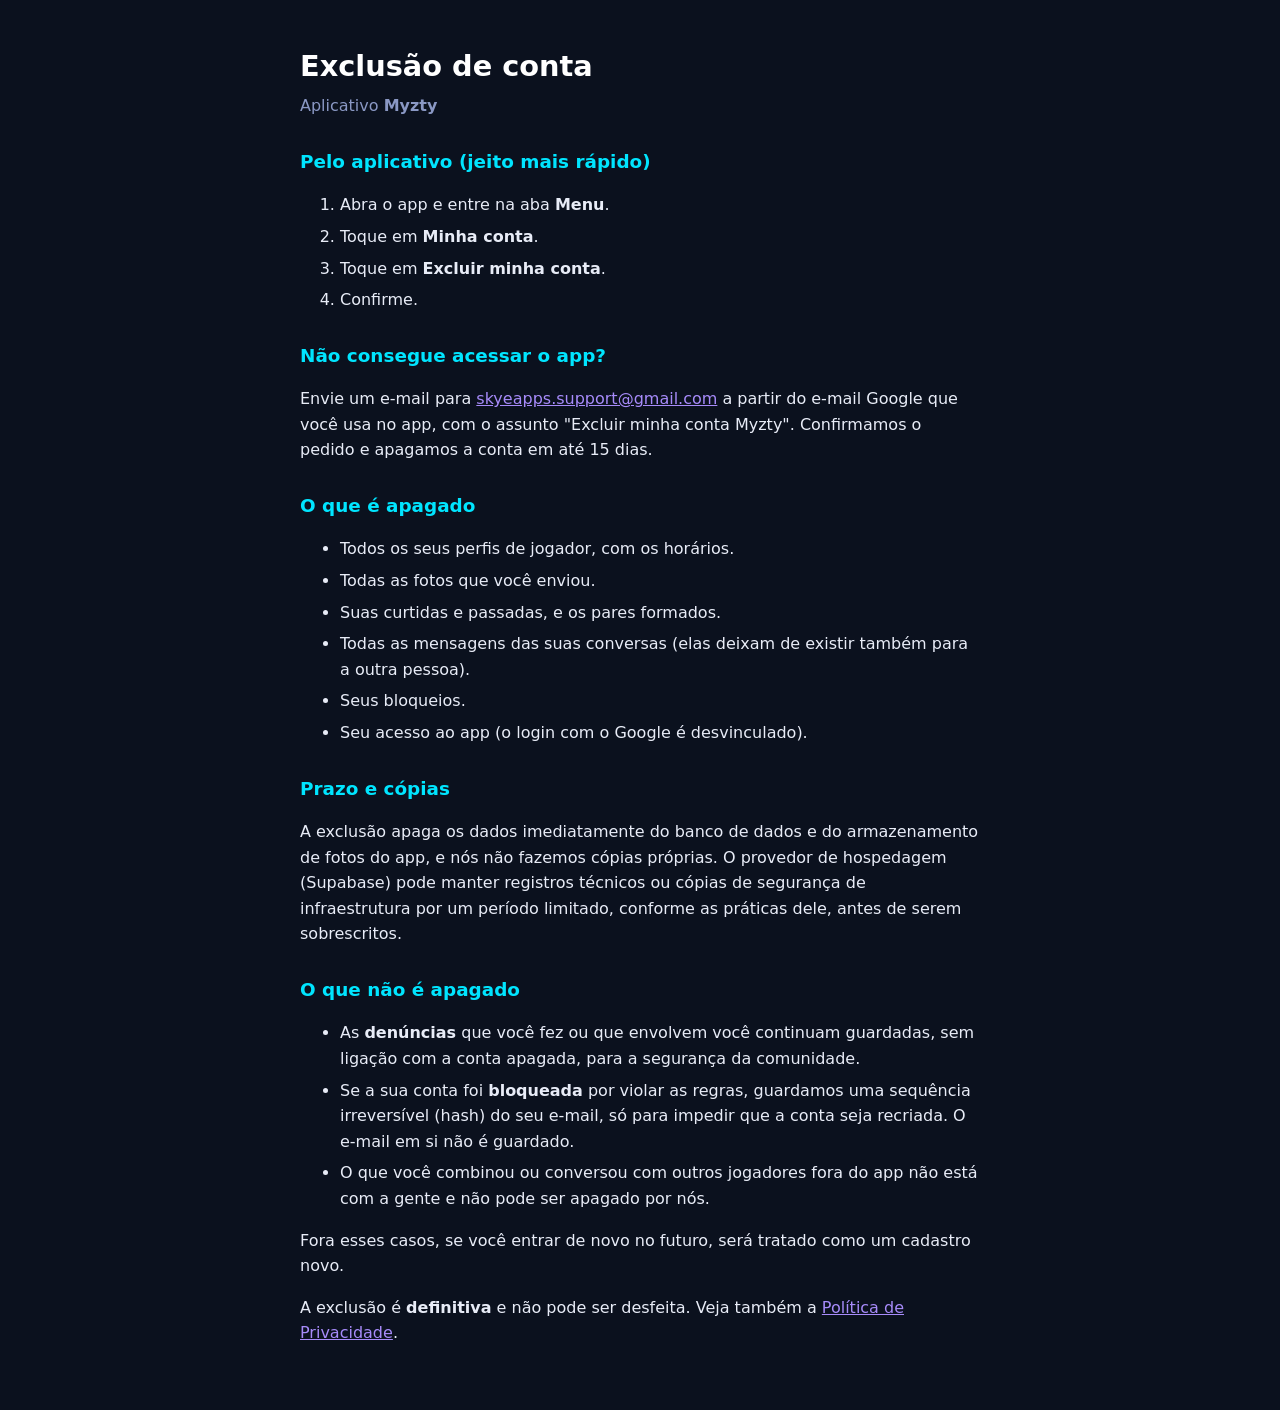
<file: myzty/excluir-conta.html>
<!doctype html>
<html lang="pt-BR">
<head>
<meta charset="utf-8">
<meta name="viewport" content="width=device-width, initial-scale=1">
<title>Exclusão de conta — Myzty</title>
<link rel="stylesheet" href="style.css">
</head>
<body>
<main>
<h1>Exclusão de conta</h1>
<p class="meta">Aplicativo <strong>Myzty</strong></p>

<h2>Pelo aplicativo (jeito mais rápido)</h2>
<ol>
<li>Abra o app e entre na aba <strong>Menu</strong>.</li>
<li>Toque em <strong>Minha conta</strong>.</li>
<li>Toque em <strong>Excluir minha conta</strong>.</li>
<li>Confirme.</li>
</ol>

<h2>Não consegue acessar o app?</h2>
<p>Envie um e-mail para <a href="mailto:skyeapps.support@gmail.com">skyeapps.support@gmail.com</a> a partir do e-mail Google que você usa no app, com o assunto "Excluir minha conta Myzty". Confirmamos o pedido e apagamos a conta em até 15 dias.</p>

<h2>O que é apagado</h2>
<ul>
<li>Todos os seus perfis de jogador, com os horários.</li>
<li>Todas as fotos que você enviou.</li>
<li>Suas curtidas e passadas, e os pares formados.</li>
<li>Todas as mensagens das suas conversas (elas deixam de existir também para a outra pessoa).</li>
<li>Seus bloqueios.</li>
<li>Seu acesso ao app (o login com o Google é desvinculado).</li>
</ul>

<h2>Prazo e cópias</h2>
<p>A exclusão apaga os dados imediatamente do banco de dados e do armazenamento de fotos do app, e nós não fazemos cópias próprias. O provedor de hospedagem (Supabase) pode manter registros técnicos ou cópias de segurança de infraestrutura por um período limitado, conforme as práticas dele, antes de serem sobrescritos.</p>

<h2>O que não é apagado</h2>
<ul>
<li>As <strong>denúncias</strong> que você fez ou que envolvem você continuam guardadas, sem ligação com a conta apagada, para a segurança da comunidade.</li>
<li>Se a sua conta foi <strong>bloqueada</strong> por violar as regras, guardamos uma sequência irreversível (hash) do seu e-mail, só para impedir que a conta seja recriada. O e-mail em si não é guardado.</li>
<li>O que você combinou ou conversou com outros jogadores fora do app não está com a gente e não pode ser apagado por nós.</li>
</ul>
<p>Fora esses casos, se você entrar de novo no futuro, será tratado como um cadastro novo.</p>

<p>A exclusão é <strong>definitiva</strong> e não pode ser desfeita. Veja também a <a href="privacidade.html">Política de Privacidade</a>.</p>
</main>
</body>
</html>
</file>
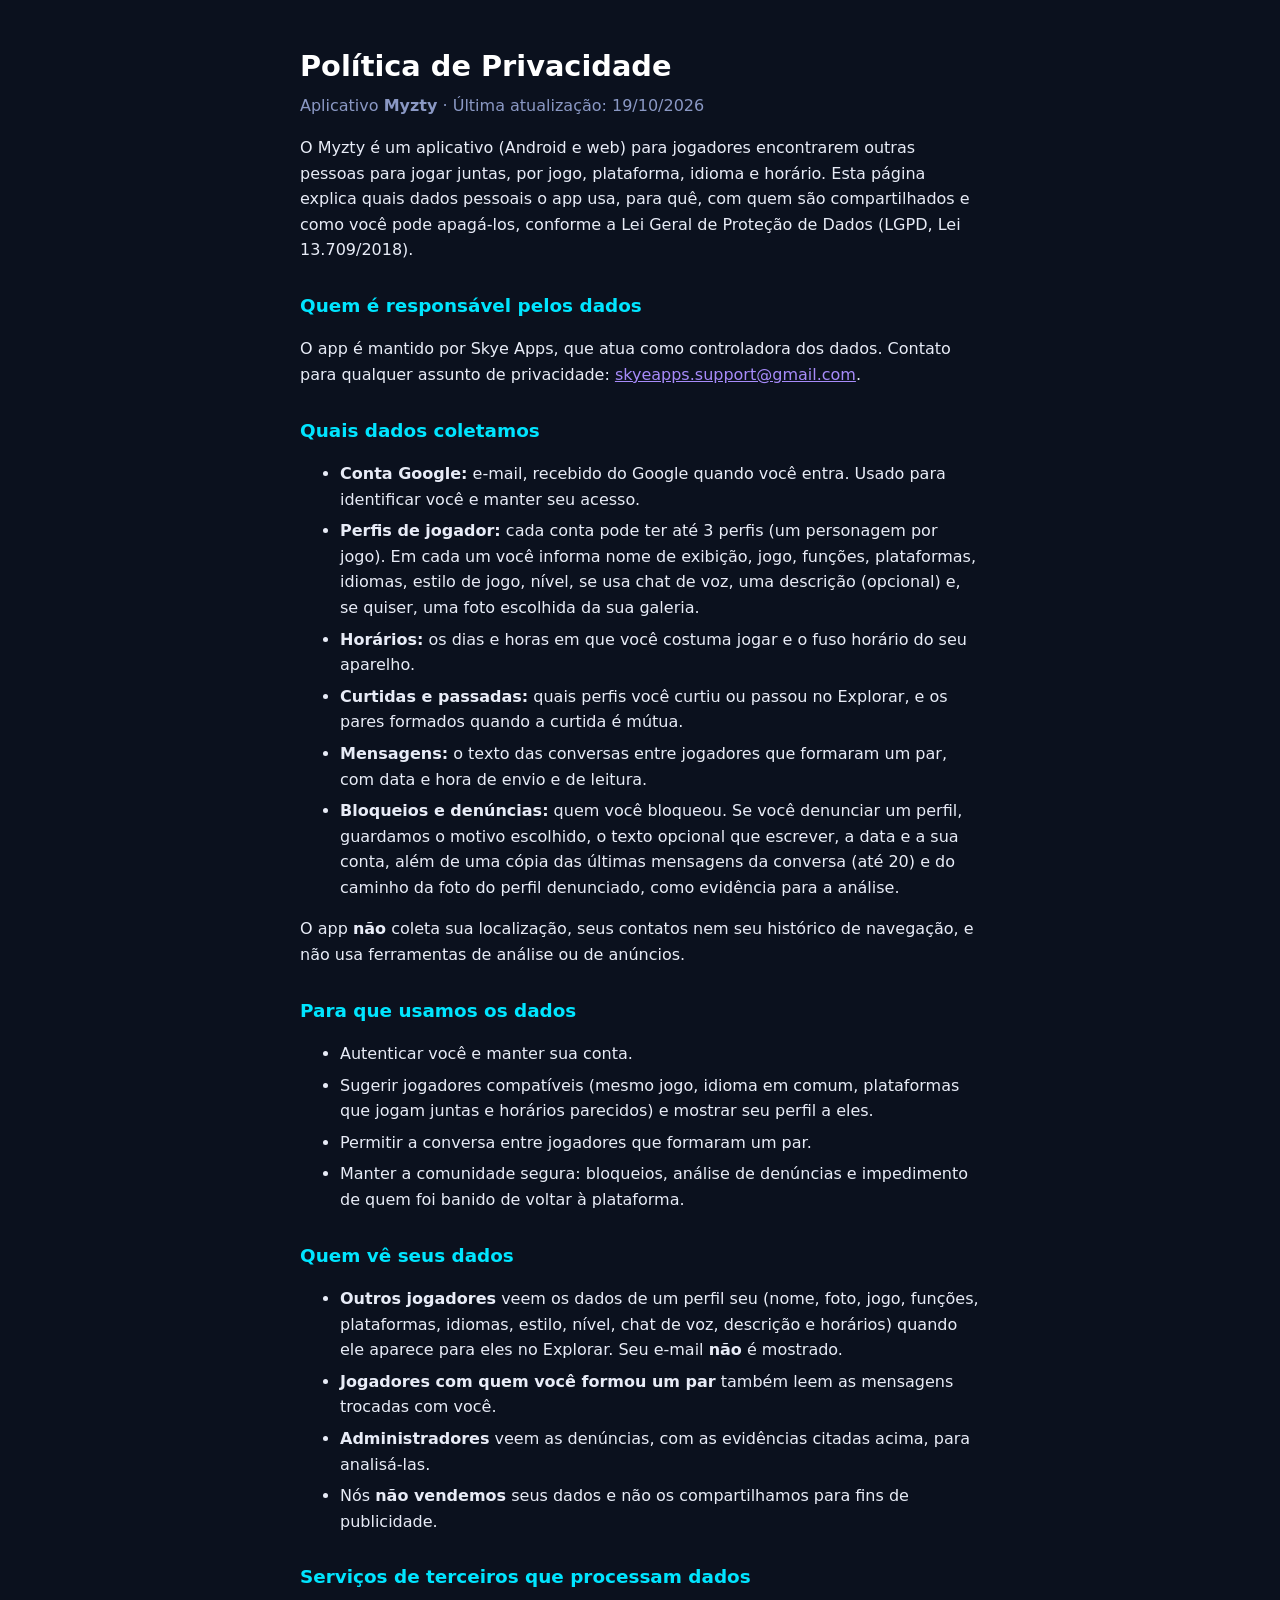
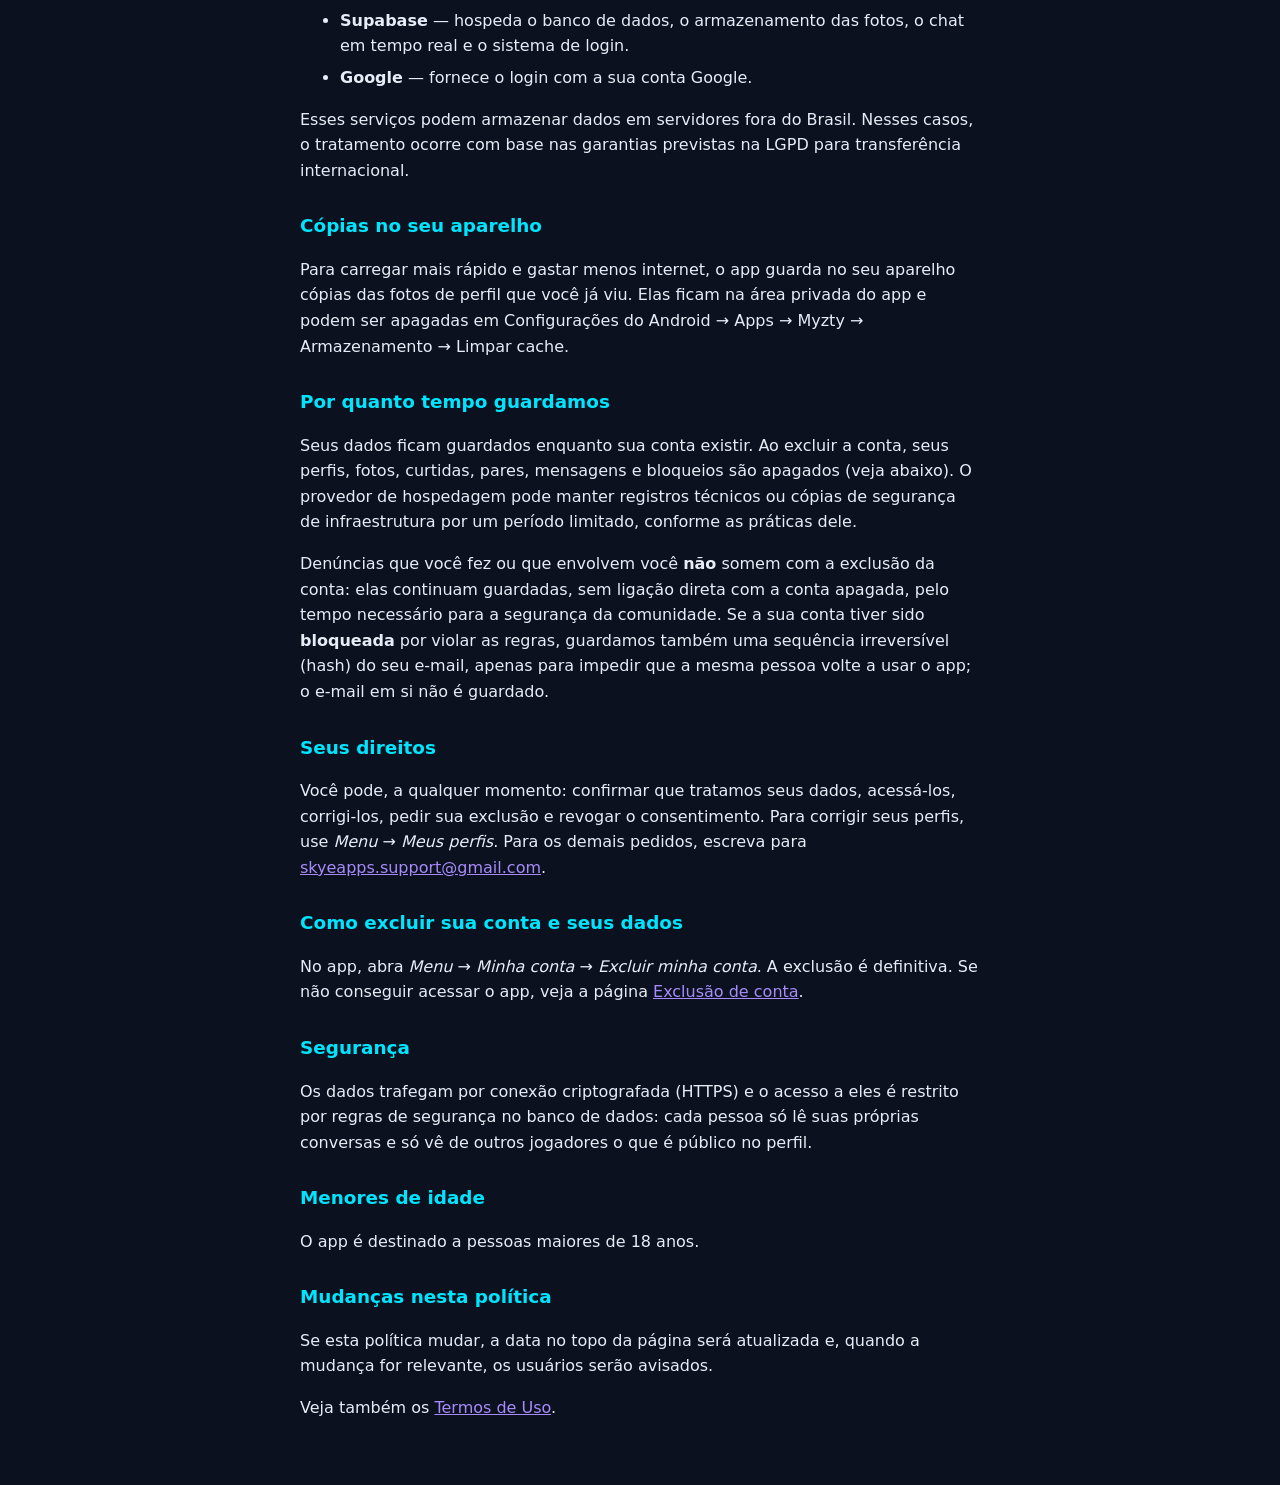
<file: myzty/privacidade.html>
<!doctype html>
<html lang="pt-BR">
<head>
<meta charset="utf-8">
<meta name="viewport" content="width=device-width, initial-scale=1">
<title>Política de Privacidade — Myzty</title>
<link rel="stylesheet" href="style.css">
</head>
<body>
<main>
<h1>Política de Privacidade</h1>
<p class="meta">Aplicativo <strong>Myzty</strong> · Última atualização: 19/10/2026</p>

<p>O Myzty é um aplicativo (Android e web) para jogadores encontrarem outras pessoas para jogar juntas, por jogo, plataforma, idioma e horário. Esta página explica quais dados pessoais o app usa, para quê, com quem são compartilhados e como você pode apagá-los, conforme a Lei Geral de Proteção de Dados (LGPD, Lei 13.709/2018).</p>

<h2>Quem é responsável pelos dados</h2>
<p>O app é mantido por Skye Apps, que atua como controladora dos dados. Contato para qualquer assunto de privacidade: <a href="mailto:skyeapps.support@gmail.com">skyeapps.support@gmail.com</a>.</p>

<h2>Quais dados coletamos</h2>
<ul>
<li><strong>Conta Google:</strong> e-mail, recebido do Google quando você entra. Usado para identificar você e manter seu acesso.</li>
<li><strong>Perfis de jogador:</strong> cada conta pode ter até 3 perfis (um personagem por jogo). Em cada um você informa nome de exibição, jogo, funções, plataformas, idiomas, estilo de jogo, nível, se usa chat de voz, uma descrição (opcional) e, se quiser, uma foto escolhida da sua galeria.</li>
<li><strong>Horários:</strong> os dias e horas em que você costuma jogar e o fuso horário do seu aparelho.</li>
<li><strong>Curtidas e passadas:</strong> quais perfis você curtiu ou passou no Explorar, e os pares formados quando a curtida é mútua.</li>
<li><strong>Mensagens:</strong> o texto das conversas entre jogadores que formaram um par, com data e hora de envio e de leitura.</li>
<li><strong>Bloqueios e denúncias:</strong> quem você bloqueou. Se você denunciar um perfil, guardamos o motivo escolhido, o texto opcional que escrever, a data e a sua conta, além de uma cópia das últimas mensagens da conversa (até 20) e do caminho da foto do perfil denunciado, como evidência para a análise.</li>
</ul>
<p>O app <strong>não</strong> coleta sua localização, seus contatos nem seu histórico de navegação, e não usa ferramentas de análise ou de anúncios.</p>

<h2>Para que usamos os dados</h2>
<ul>
<li>Autenticar você e manter sua conta.</li>
<li>Sugerir jogadores compatíveis (mesmo jogo, idioma em comum, plataformas que jogam juntas e horários parecidos) e mostrar seu perfil a eles.</li>
<li>Permitir a conversa entre jogadores que formaram um par.</li>
<li>Manter a comunidade segura: bloqueios, análise de denúncias e impedimento de quem foi banido de voltar à plataforma.</li>
</ul>

<h2>Quem vê seus dados</h2>
<ul>
<li><strong>Outros jogadores</strong> veem os dados de um perfil seu (nome, foto, jogo, funções, plataformas, idiomas, estilo, nível, chat de voz, descrição e horários) quando ele aparece para eles no Explorar. Seu e-mail <strong>não</strong> é mostrado.</li>
<li><strong>Jogadores com quem você formou um par</strong> também leem as mensagens trocadas com você.</li>
<li><strong>Administradores</strong> veem as denúncias, com as evidências citadas acima, para analisá-las.</li>
<li>Nós <strong>não vendemos</strong> seus dados e não os compartilhamos para fins de publicidade.</li>
</ul>

<h2>Serviços de terceiros que processam dados</h2>
<ul>
<li><strong>Supabase</strong> — hospeda o banco de dados, o armazenamento das fotos, o chat em tempo real e o sistema de login.</li>
<li><strong>Google</strong> — fornece o login com a sua conta Google.</li>
</ul>
<p>Esses serviços podem armazenar dados em servidores fora do Brasil. Nesses casos, o tratamento ocorre com base nas garantias previstas na LGPD para transferência internacional.</p>

<h2>Cópias no seu aparelho</h2>
<p>Para carregar mais rápido e gastar menos internet, o app guarda no seu aparelho cópias das fotos de perfil que você já viu. Elas ficam na área privada do app e podem ser apagadas em Configurações do Android → Apps → Myzty → Armazenamento → Limpar cache.</p>

<h2>Por quanto tempo guardamos</h2>
<p>Seus dados ficam guardados enquanto sua conta existir. Ao excluir a conta, seus perfis, fotos, curtidas, pares, mensagens e bloqueios são apagados (veja abaixo). O provedor de hospedagem pode manter registros técnicos ou cópias de segurança de infraestrutura por um período limitado, conforme as práticas dele.</p>
<p>Denúncias que você fez ou que envolvem você <strong>não</strong> somem com a exclusão da conta: elas continuam guardadas, sem ligação direta com a conta apagada, pelo tempo necessário para a segurança da comunidade. Se a sua conta tiver sido <strong>bloqueada</strong> por violar as regras, guardamos também uma sequência irreversível (hash) do seu e-mail, apenas para impedir que a mesma pessoa volte a usar o app; o e-mail em si não é guardado.</p>

<h2>Seus direitos</h2>
<p>Você pode, a qualquer momento: confirmar que tratamos seus dados, acessá-los, corrigi-los, pedir sua exclusão e revogar o consentimento. Para corrigir seus perfis, use <em>Menu</em> → <em>Meus perfis</em>. Para os demais pedidos, escreva para <a href="mailto:skyeapps.support@gmail.com">skyeapps.support@gmail.com</a>.</p>

<h2>Como excluir sua conta e seus dados</h2>
<p>No app, abra <em>Menu</em> → <em>Minha conta</em> → <em>Excluir minha conta</em>. A exclusão é definitiva. Se não conseguir acessar o app, veja a página <a href="excluir-conta.html">Exclusão de conta</a>.</p>

<h2>Segurança</h2>
<p>Os dados trafegam por conexão criptografada (HTTPS) e o acesso a eles é restrito por regras de segurança no banco de dados: cada pessoa só lê suas próprias conversas e só vê de outros jogadores o que é público no perfil.</p>

<h2>Menores de idade</h2>
<p>O app é destinado a pessoas maiores de 18 anos.</p>

<h2>Mudanças nesta política</h2>
<p>Se esta política mudar, a data no topo da página será atualizada e, quando a mudança for relevante, os usuários serão avisados.</p>

<p>Veja também os <a href="termos.html">Termos de Uso</a>.</p>
</main>
</body>
</html>
</file>
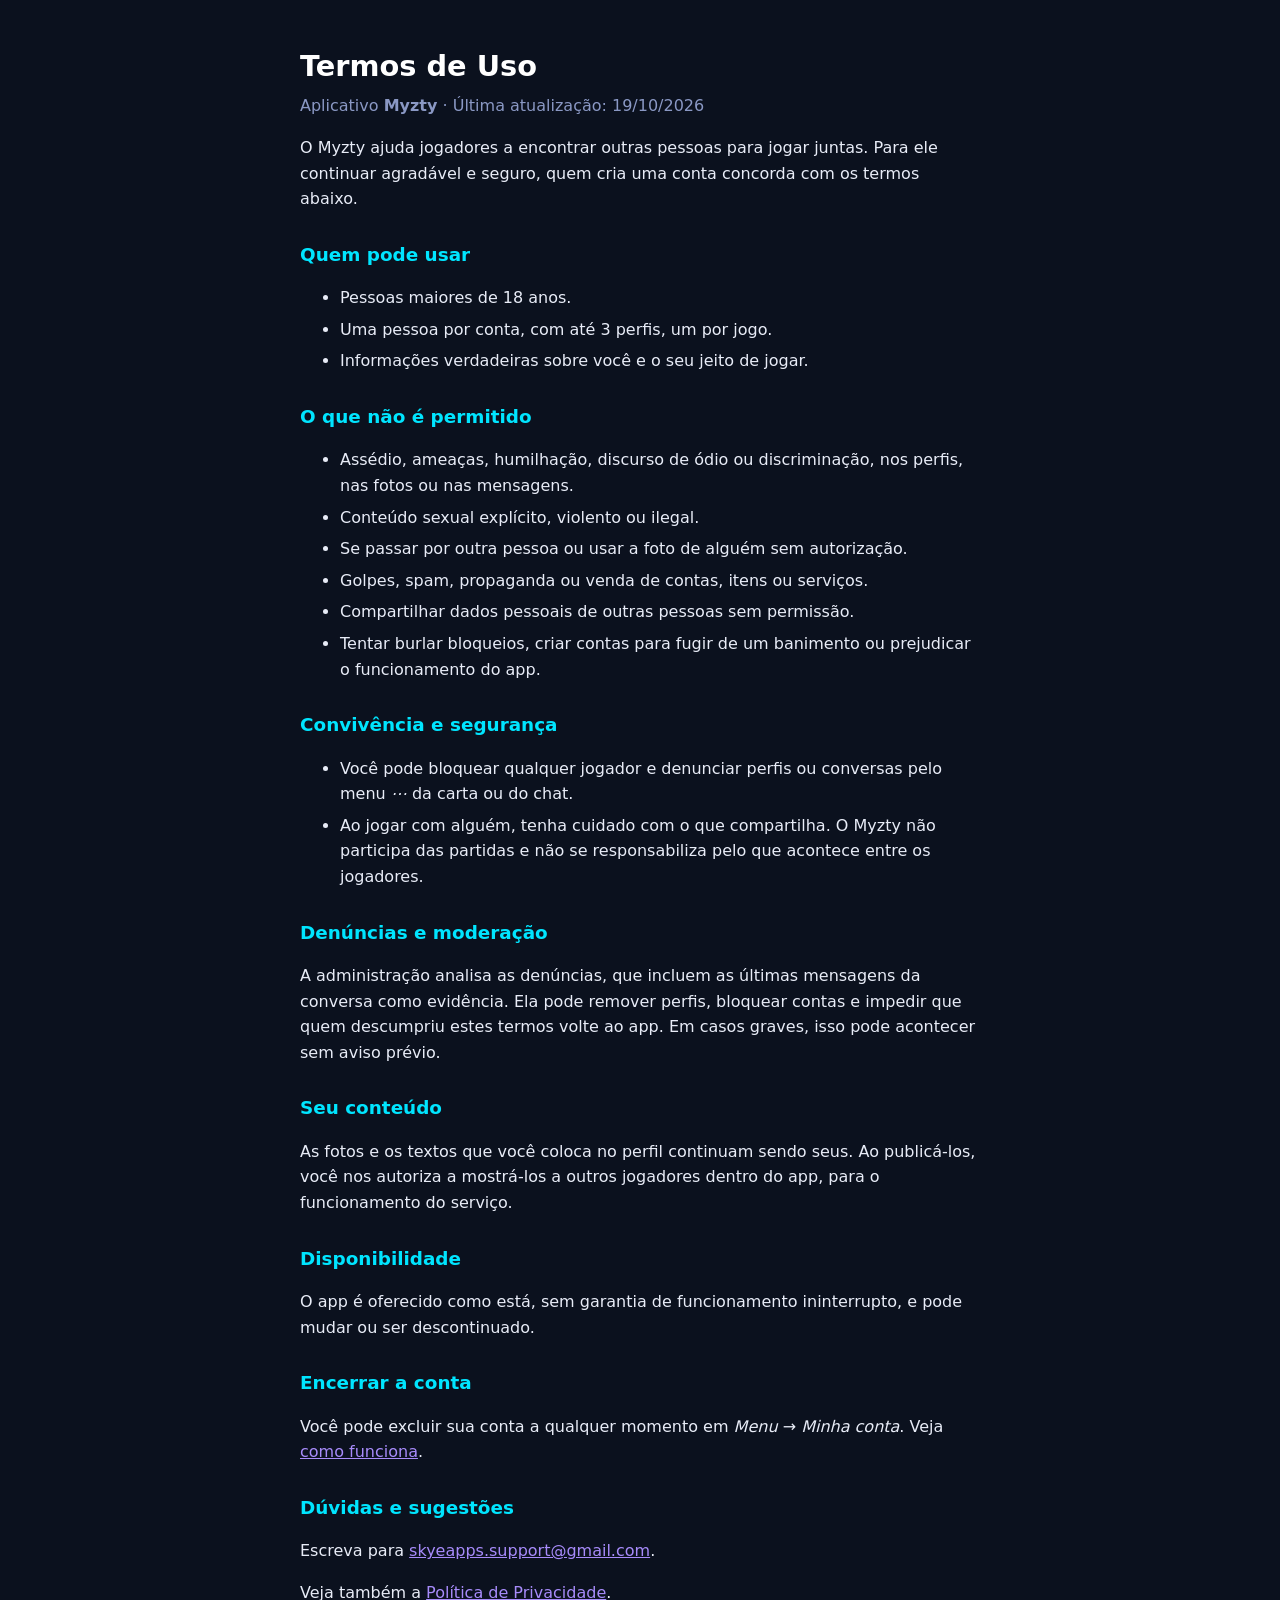
<file: myzty/termos.html>
<!doctype html>
<html lang="pt-BR">
<head>
<meta charset="utf-8">
<meta name="viewport" content="width=device-width, initial-scale=1">
<title>Termos de Uso — Myzty</title>
<link rel="stylesheet" href="style.css">
</head>
<body>
<main>
<h1>Termos de Uso</h1>
<p class="meta">Aplicativo <strong>Myzty</strong> · Última atualização: 19/10/2026</p>

<p>O Myzty ajuda jogadores a encontrar outras pessoas para jogar juntas. Para ele continuar agradável e seguro, quem cria uma conta concorda com os termos abaixo.</p>

<h2>Quem pode usar</h2>
<ul>
<li>Pessoas maiores de 18 anos.</li>
<li>Uma pessoa por conta, com até 3 perfis, um por jogo.</li>
<li>Informações verdadeiras sobre você e o seu jeito de jogar.</li>
</ul>

<h2>O que não é permitido</h2>
<ul>
<li>Assédio, ameaças, humilhação, discurso de ódio ou discriminação, nos perfis, nas fotos ou nas mensagens.</li>
<li>Conteúdo sexual explícito, violento ou ilegal.</li>
<li>Se passar por outra pessoa ou usar a foto de alguém sem autorização.</li>
<li>Golpes, spam, propaganda ou venda de contas, itens ou serviços.</li>
<li>Compartilhar dados pessoais de outras pessoas sem permissão.</li>
<li>Tentar burlar bloqueios, criar contas para fugir de um banimento ou prejudicar o funcionamento do app.</li>
</ul>

<h2>Convivência e segurança</h2>
<ul>
<li>Você pode bloquear qualquer jogador e denunciar perfis ou conversas pelo menu <em>⋯</em> da carta ou do chat.</li>
<li>Ao jogar com alguém, tenha cuidado com o que compartilha. O Myzty não participa das partidas e não se responsabiliza pelo que acontece entre os jogadores.</li>
</ul>

<h2>Denúncias e moderação</h2>
<p>A administração analisa as denúncias, que incluem as últimas mensagens da conversa como evidência. Ela pode remover perfis, bloquear contas e impedir que quem descumpriu estes termos volte ao app. Em casos graves, isso pode acontecer sem aviso prévio.</p>

<h2>Seu conteúdo</h2>
<p>As fotos e os textos que você coloca no perfil continuam sendo seus. Ao publicá-los, você nos autoriza a mostrá-los a outros jogadores dentro do app, para o funcionamento do serviço.</p>

<h2>Disponibilidade</h2>
<p>O app é oferecido como está, sem garantia de funcionamento ininterrupto, e pode mudar ou ser descontinuado.</p>

<h2>Encerrar a conta</h2>
<p>Você pode excluir sua conta a qualquer momento em <em>Menu</em> → <em>Minha conta</em>. Veja <a href="excluir-conta.html">como funciona</a>.</p>

<h2>Dúvidas e sugestões</h2>
<p>Escreva para <a href="mailto:skyeapps.support@gmail.com">skyeapps.support@gmail.com</a>.</p>

<p>Veja também a <a href="privacidade.html">Política de Privacidade</a>.</p>
</main>
</body>
</html>
</file>
<file: caquientrenos/style.css>
body {
  margin: 0;
  background: #fff6e8;
  color: #2d1b4e;
  font: 16px/1.6 system-ui, -apple-system, "Segoe UI", Roboto, sans-serif;
}
main {
  max-width: 680px;
  margin: 0 auto;
  padding: 24px 20px 48px;
}
h1 { font-size: 1.8rem; margin-bottom: 4px; }
h2 { font-size: 1.15rem; margin-top: 28px; color: #e8751a; }
.meta { color: #6b5a85; margin-top: 0; }
a { color: #e8751a; }
li { margin-bottom: 6px; }
</file>
<file: lfg/style.css>
body {
  margin: 0;
  background: #0b111e;
  color: #e8ecf7;
  font: 16px/1.6 system-ui, -apple-system, "Segoe UI", Roboto, sans-serif;
}
main {
  max-width: 680px;
  margin: 0 auto;
  padding: 24px 20px 48px;
}
h1 { font-size: 1.8rem; margin-bottom: 4px; color: #fff; }
h2 { font-size: 1.15rem; margin-top: 28px; color: #00e5ff; }
.meta { color: #8a98c4; margin-top: 0; }
a { color: #a78bfa; }
li { margin-bottom: 6px; }
</file>
<file: myzty/style.css>
body {
  margin: 0;
  background: #0b111e;
  color: #e8ecf7;
  font: 16px/1.6 system-ui, -apple-system, "Segoe UI", Roboto, sans-serif;
}
main {
  max-width: 680px;
  margin: 0 auto;
  padding: 24px 20px 48px;
}
h1 { font-size: 1.8rem; margin-bottom: 4px; color: #fff; }
h2 { font-size: 1.15rem; margin-top: 28px; color: #00e5ff; }
.meta { color: #8a98c4; margin-top: 0; }
a { color: #a78bfa; }
li { margin-bottom: 6px; }
</file>
